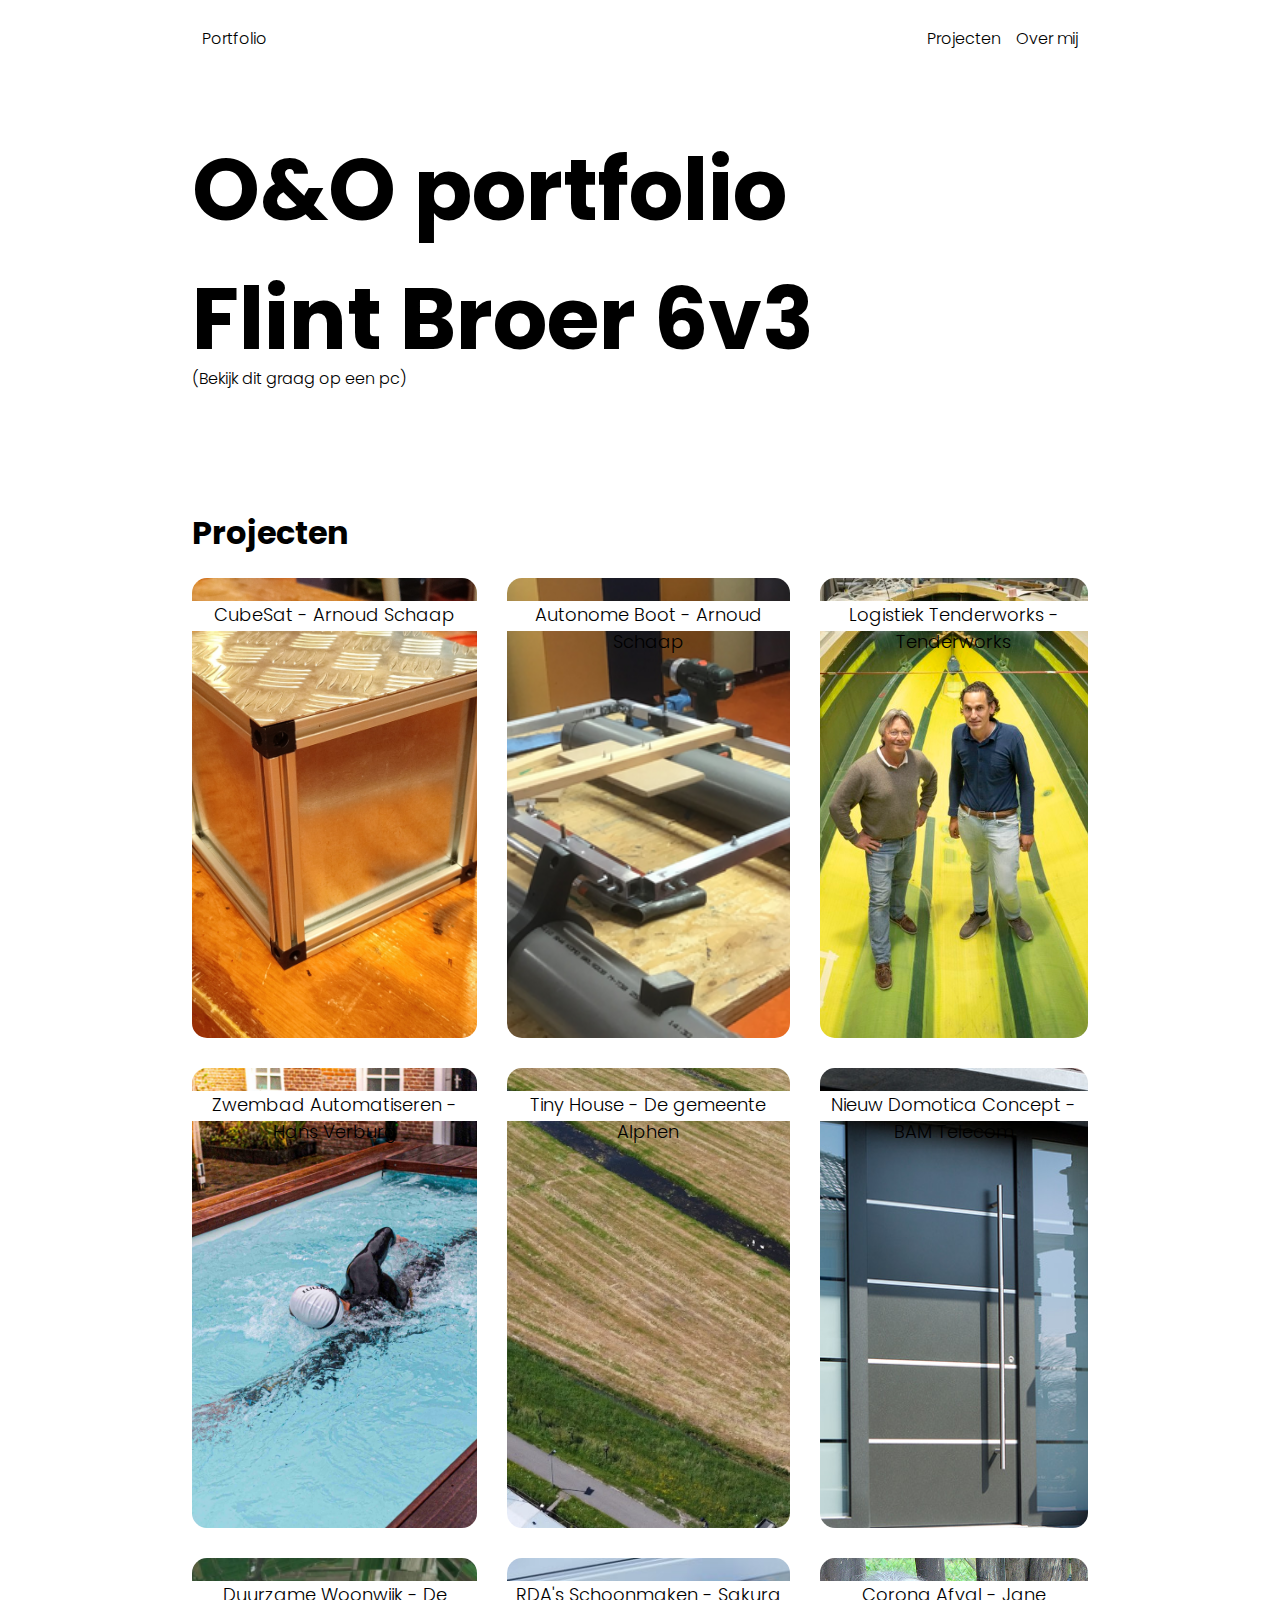
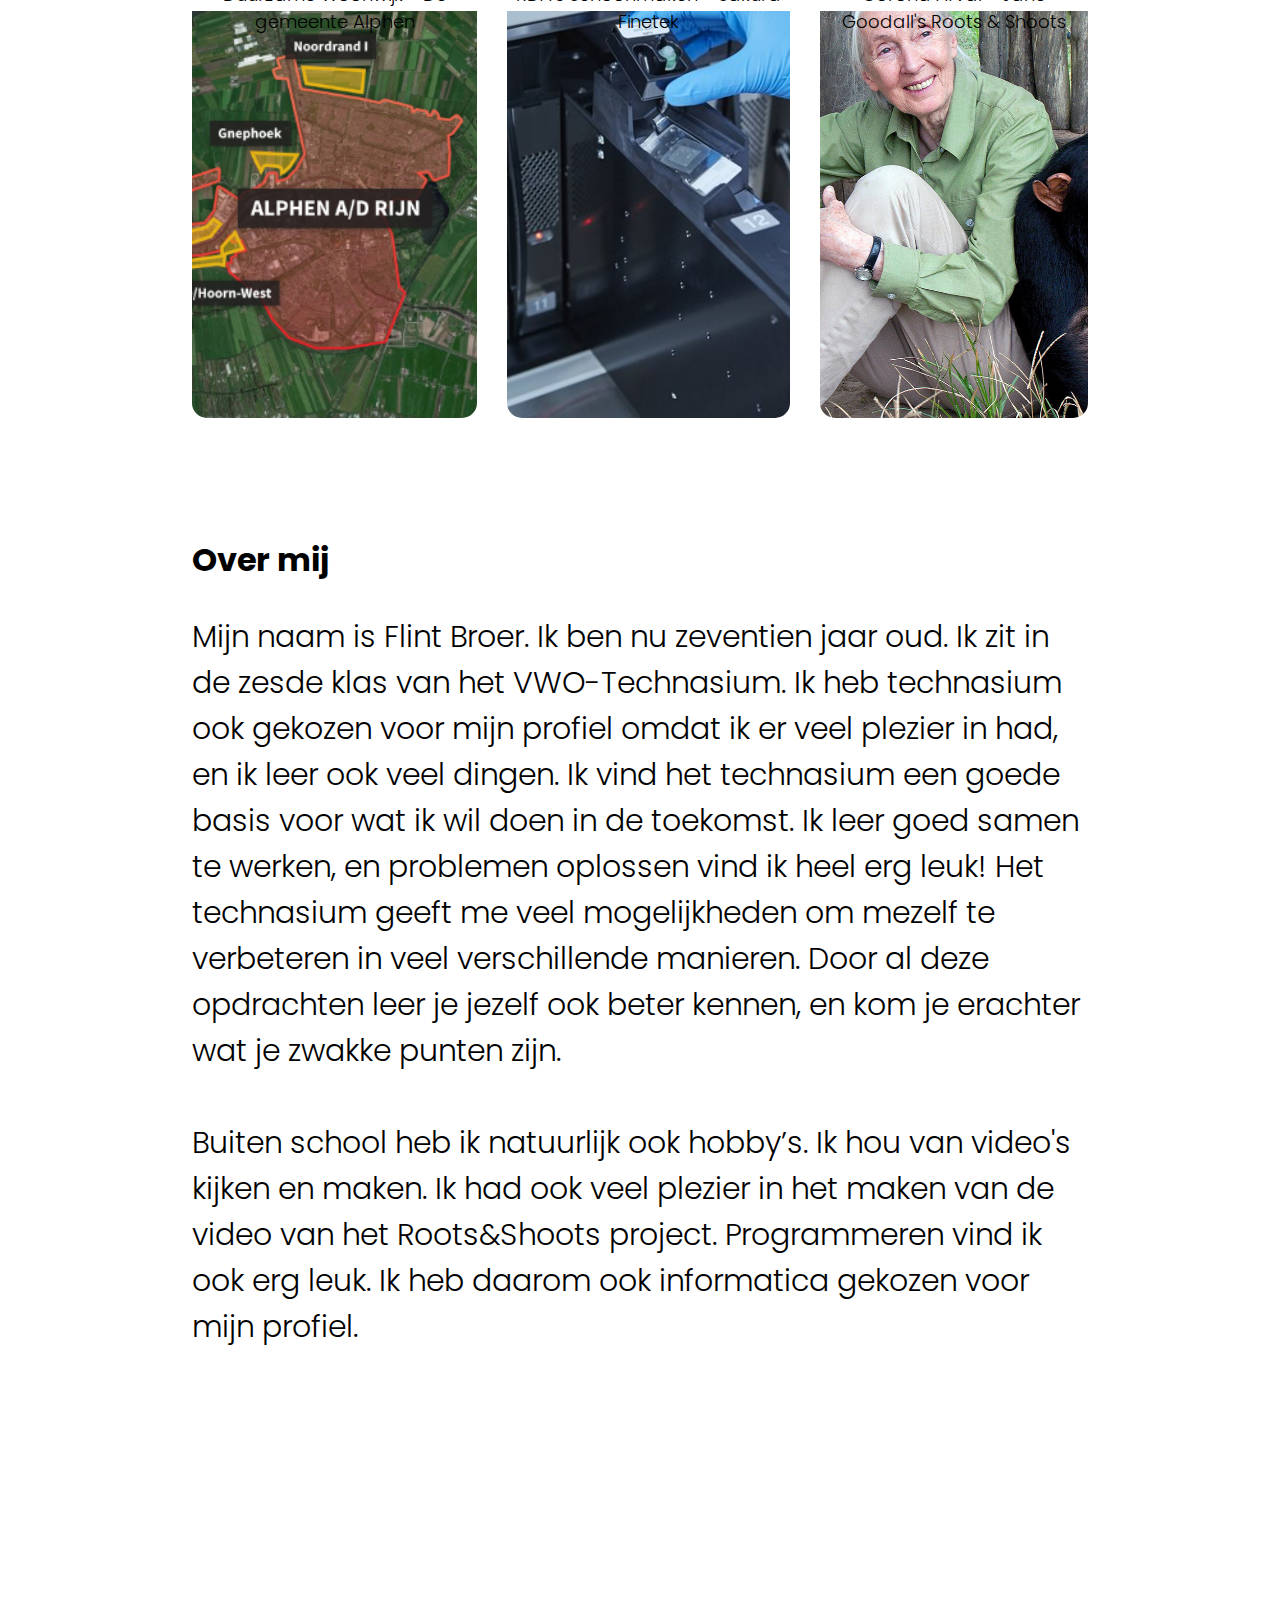
<file: index.html>
<!DOCTYPE html>
<html>

<head>
  <meta charset="utf-8">
  <meta name="viewport" content="width=device-width">
  <title>Portfolio</title>
  <link href="style.css" rel="stylesheet" type="text/css" />
  <link rel="preconnect" href="https://fonts.googleapis.com">
  <link rel="preconnect" href="https://fonts.gstatic.com" crossorigin>
  <link href="https://fonts.googleapis.com/css2?family=Poppins:wght@300;400&display=swap" rel="stylesheet">
</head>

<body>
  <div id="nav">
    <a href="./index.html">Portfolio</a>
    <a href="./index.html#projectentitle" style="margin-left:auto;margin-right:15px;">Projecten</a>
    <a href="./index.html#overmijtitle" style="margin-right:0;">Over mij</a>
  </div>

  <h1 style="font-size:86px;">O&O portfolio<br>Flint Broer 6v3</h1>
  <p style="margin-top:-75px;">(Bekijk dit graag op een pc)</p>

  <h1 id="projectentitle"><br><br>Projecten</h1>

  <div id="projecten">
    <div class="project" style="background-image:url('./covers/cubesat.jpeg');"
      onclick="window.location.href='./projects/cubesat.html';">
      <p class="project-title meesterproef">CubeSat - Arnoud Schaap</p>
    </div>
    <div class="project" style="background-image:url('./covers/autoboot.png');"
      onclick="window.location.href='./projects/autoboot.html';">
      <p class="project-title">Autonome Boot - Arnoud Schaap</p>
    </div>
    <div class="project" style="background-image:url('./covers/tenderworks.jpg');"
      onclick="window.location.href='./projects/tenderworks.html';">
      <p class="project-title">Logistiek Tenderworks - Tenderworks</p>
    </div>
    <div class="project" style="background-image:url('./covers/hans.jpg');"
      onclick="window.location.href='./projects/hans.html';">
      <p class="project-title">Zwembad Automatiseren - Hans Verburg</p>
    </div>
    <div class="project" style="background-image:url('./covers/tinyhouse.png');"
      onclick="window.location.href='./projects/tinyhouse.html';">
      <p class="project-title">Tiny House - De gemeente Alphen</p>
    </div>
    <div class="project" style="background-image:url('./covers/bam.jpg');"
      onclick="window.location.href='./projects/bam.html';">
      <p class="project-title">Nieuw Domotica Concept - BAM Telecom</p>
    </div>
    <div class="project" style="background-image:url('./covers/wijk.png');"
      onclick="window.location.href='./projects/wijk.html'">
      <p class="project-title">Duurzame Woonwijk - De gemeente Alphen</p>
    </div>
    <div class="project" style="background-image:url('./covers/sakura.jpg');"
      onclick="window.location.href='./projects/sakura.html';">
      <p class="project-title">RDA's Schoonmaken - Sakura Finetek</p>
    </div>
    <div class="project" style="background-image:url('./covers/jane.jpg');"
      onclick="window.location.href='./projects/jane.html';">
      <p class="project-title">Corona Afval - Jane Goodall's Roots & Shoots</p>
    </div>
  </div>

  <h1 id="overmijtitle"><br><br>Over mij</h1>

  <div id="overmij">
    <p style="font-size: 30px;">Mijn naam is Flint Broer. Ik ben nu zeventien jaar oud. Ik zit in de zesde klas van het
      VWO-Technasium. Ik heb technasium ook gekozen voor mijn profiel omdat ik er veel plezier in had, en ik leer ook
      veel dingen. Ik vind het technasium een goede basis voor wat ik wil doen in de toekomst. Ik leer goed samen te
      werken, en problemen oplossen vind ik heel erg leuk! Het technasium geeft me veel mogelijkheden om mezelf te
      verbeteren in veel verschillende manieren. Door al deze opdrachten leer je jezelf ook beter kennen, en kom je
      erachter wat je zwakke punten zijn. <br><br> Buiten school heb ik natuurlijk ook hobby’s. Ik hou van video's
      kijken en maken. Ik had ook veel plezier in het maken van de video van het Roots&Shoots project. Programmeren vind
      ik ook erg leuk. Ik heb daarom ook informatica gekozen voor mijn
      profiel.</p>
  </div>

  <footer></footer>

</body>

</html>
</file>
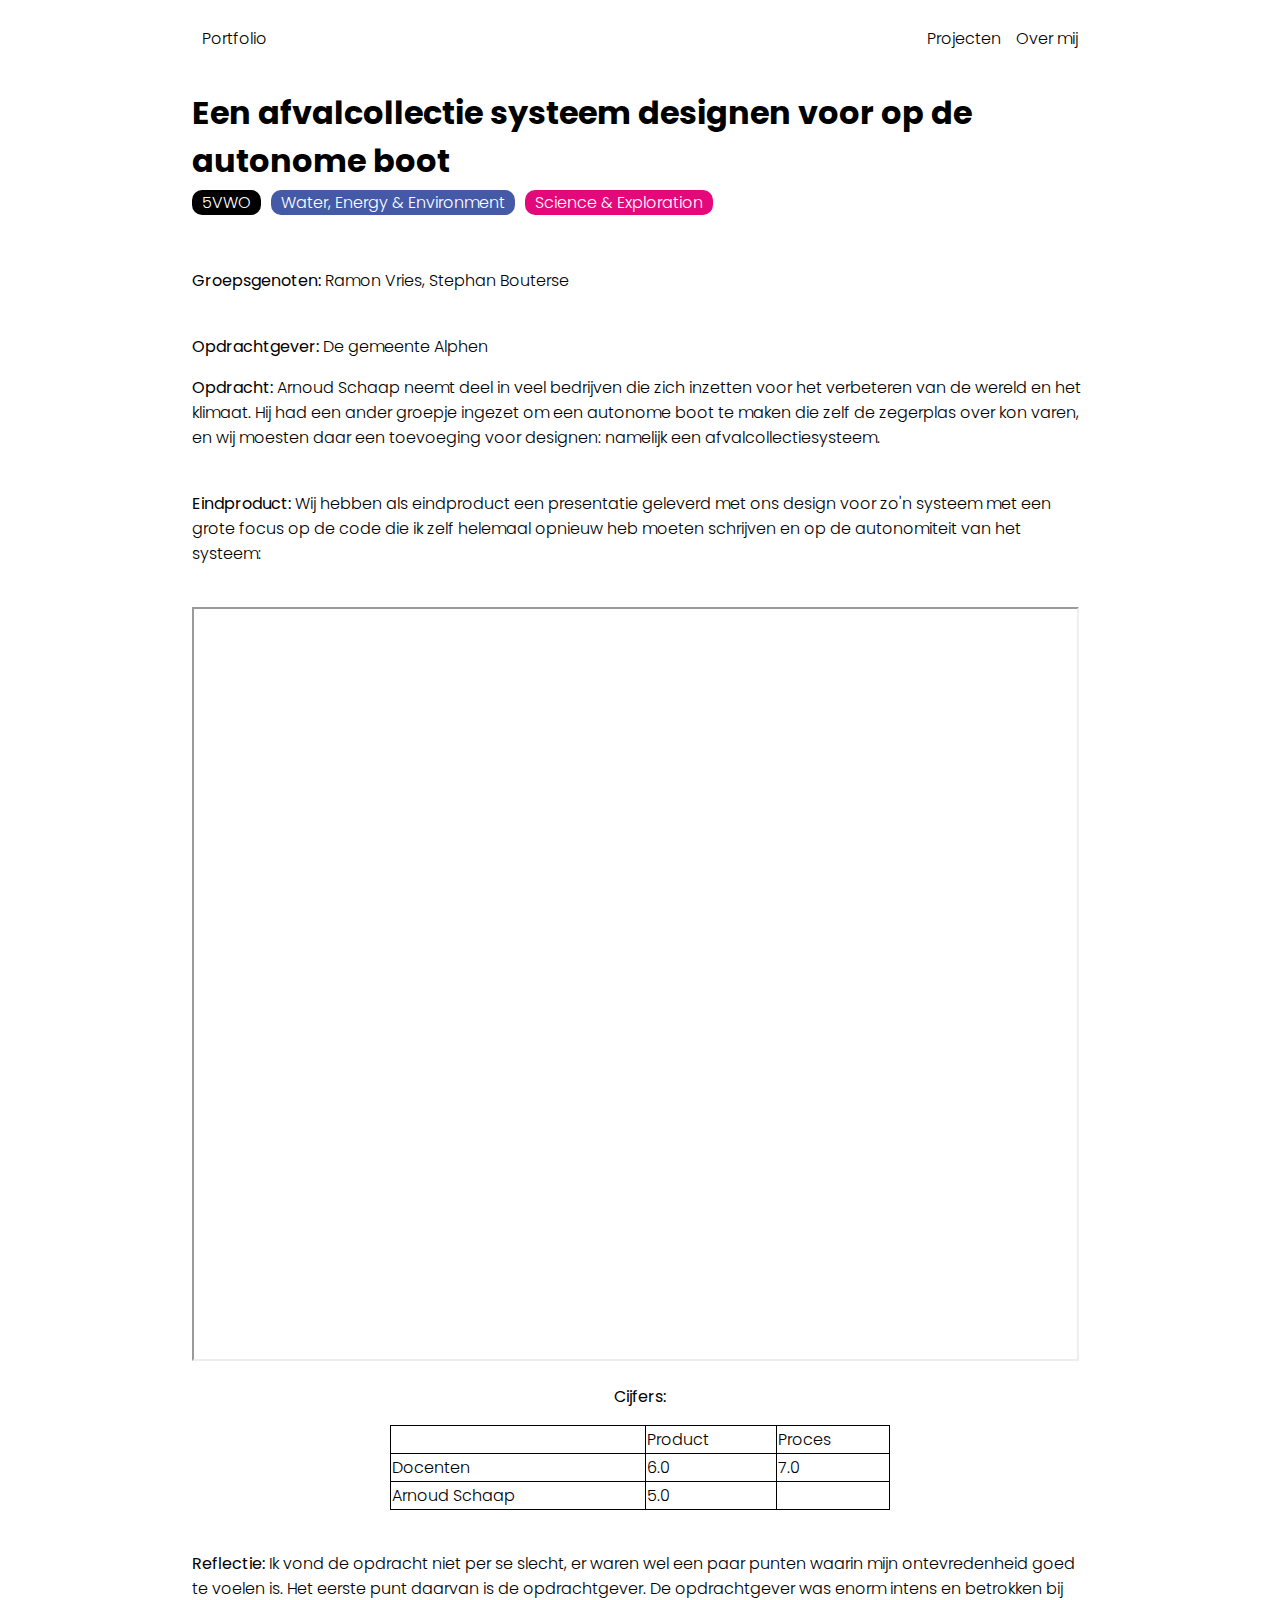
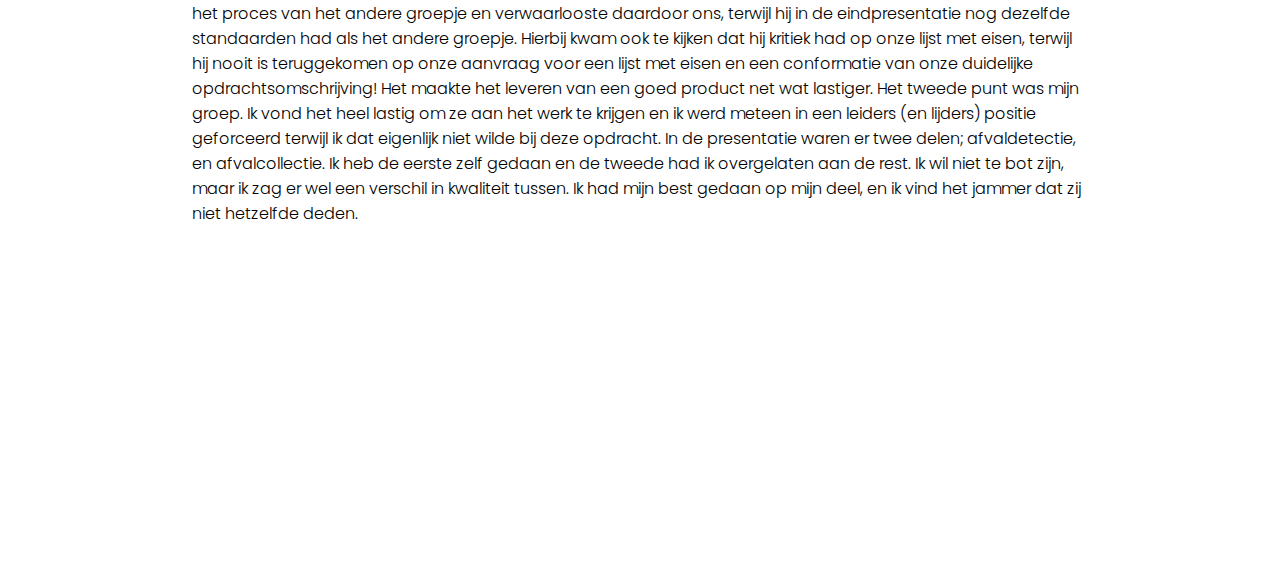
<file: projects/autoboot.html>
<!DOCTYPE html>
<html>

<head>
  <meta charset="utf-8">
  <meta name="viewport" content="width=device-width">
  <title>Portfolio</title>
  <link href="../style.css" rel="stylesheet" type="text/css" />
  <link rel="preconnect" href="https://fonts.googleapis.com">
  <link rel="preconnect" href="https://fonts.gstatic.com" crossorigin>
  <link href="https://fonts.googleapis.com/css2?family=Poppins:wght@300;400&display=swap" rel="stylesheet">
</head>

<body>
  <div id="nav">
    <a href="../index.html">Portfolio</a>
    <a href="../index.html#projectentitle" style="margin-left:auto;margin-right:15px;">Projecten</a>
    <a href="../index.html#overmijtitle" style="margin-right:0;">Over mij</a>
  </div>

  <h1>Een afvalcollectie systeem designen voor op de autonome boot</h1>

  <div class="tags" style="display: flex;">
    <p
      style="background-color:black;color:white;width:auto;border-radius:10px;padding-left:10px;padding-right:10px;margin-top:3px;margin-bottom:3px;margin-right:10px;">
      5VWO</p>
    <p
      style="background-color:#445aa7;color:white;width:auto;border-radius:10px;padding-left:10px;padding-right:10px;margin-top:3px;margin-bottom:3px;margin-right:10px;">
      Water, Energy & Environment</p>
    <p
      style="background-color:#e5087a;color:white;width:auto;border-radius:10px;padding-left:10px;padding-right:10px;margin-top:3px;margin-bottom:3px;">
      Science & Exploration</p>
  </div>

  <p><b>Groepsgenoten:</b> Ramon Vries, Stephan Bouterse<br><br></p>

  <p><b>Opdrachtgever:</b> De gemeente Alphen</p>

  <p><b>Opdracht:</b> Arnoud Schaap neemt deel in veel bedrijven die zich inzetten voor het verbeteren van de wereld en
    het klimaat. Hij had een ander groepje ingezet om een autonome boot te maken die zelf de zegerplas over kon varen,
    en wij moesten daar een toevoeging voor designen: namelijk een afvalcollectiesysteem.<br><br></p>

  <p><b>Eindproduct:</b> Wij hebben als eindproduct een presentatie geleverd met ons design voor zo'n systeem met een
    grote focus op de code die ik zelf helemaal opnieuw heb moeten schrijven en op de autonomiteit van het
    systeem:<br><br></p>

  <iframe style="width:69vw;" src="../annex/autoboot.pdf" width="1920" height="750"></iframe>


  <p align="center"><b>Cijfers:</b></p>

  <table width="500px" align="center" border="1">
    <tr>
      <td></td>
      <td>Product</td>
      <td>Proces</td>
    </tr>
    <tr>
      <td>Docenten</td>
      <td>6.0</td>
      <td>7.0</td>
    </tr>
    <tr>
      <td>Arnoud Schaap</td>
      <td>5.0</td>
      <td></td>
    </tr>
  </table>


  <p><br><b>Reflectie:</b> Ik vond de opdracht niet per se slecht, er waren wel een paar punten waarin mijn
    ontevredenheid
    goed te voelen is. Het eerste punt daarvan is de opdrachtgever. De opdrachtgever was enorm intens en betrokken bij
    het proces van het andere groepje en verwaarlooste daardoor ons, terwijl hij in de eindpresentatie nog dezelfde
    standaarden had als het andere groepje. Hierbij kwam ook te kijken dat hij kritiek had op onze lijst met eisen,
    terwijl hij nooit is teruggekomen op onze aanvraag voor een lijst met eisen en een conformatie van onze duidelijke
    opdrachtsomschrijving! Het maakte het leveren van een goed product net wat lastiger. Het tweede punt was mijn groep.
    Ik vond het heel lastig om ze aan het werk te krijgen en ik werd meteen in een leiders (en lijders) positie
    geforceerd terwijl ik dat eigenlijk niet wilde bij deze opdracht. In de presentatie waren er twee delen;
    afvaldetectie, en afvalcollectie. Ik heb de eerste zelf gedaan en de tweede had ik overgelaten aan de rest. Ik wil
    niet te bot zijn, maar ik zag er wel een verschil in kwaliteit tussen. Ik had mijn best gedaan op mijn deel, en ik
    vind het jammer dat zij niet hetzelfde deden.<br><br></p>

  <footer></footer>

</body>

</html>
</file>
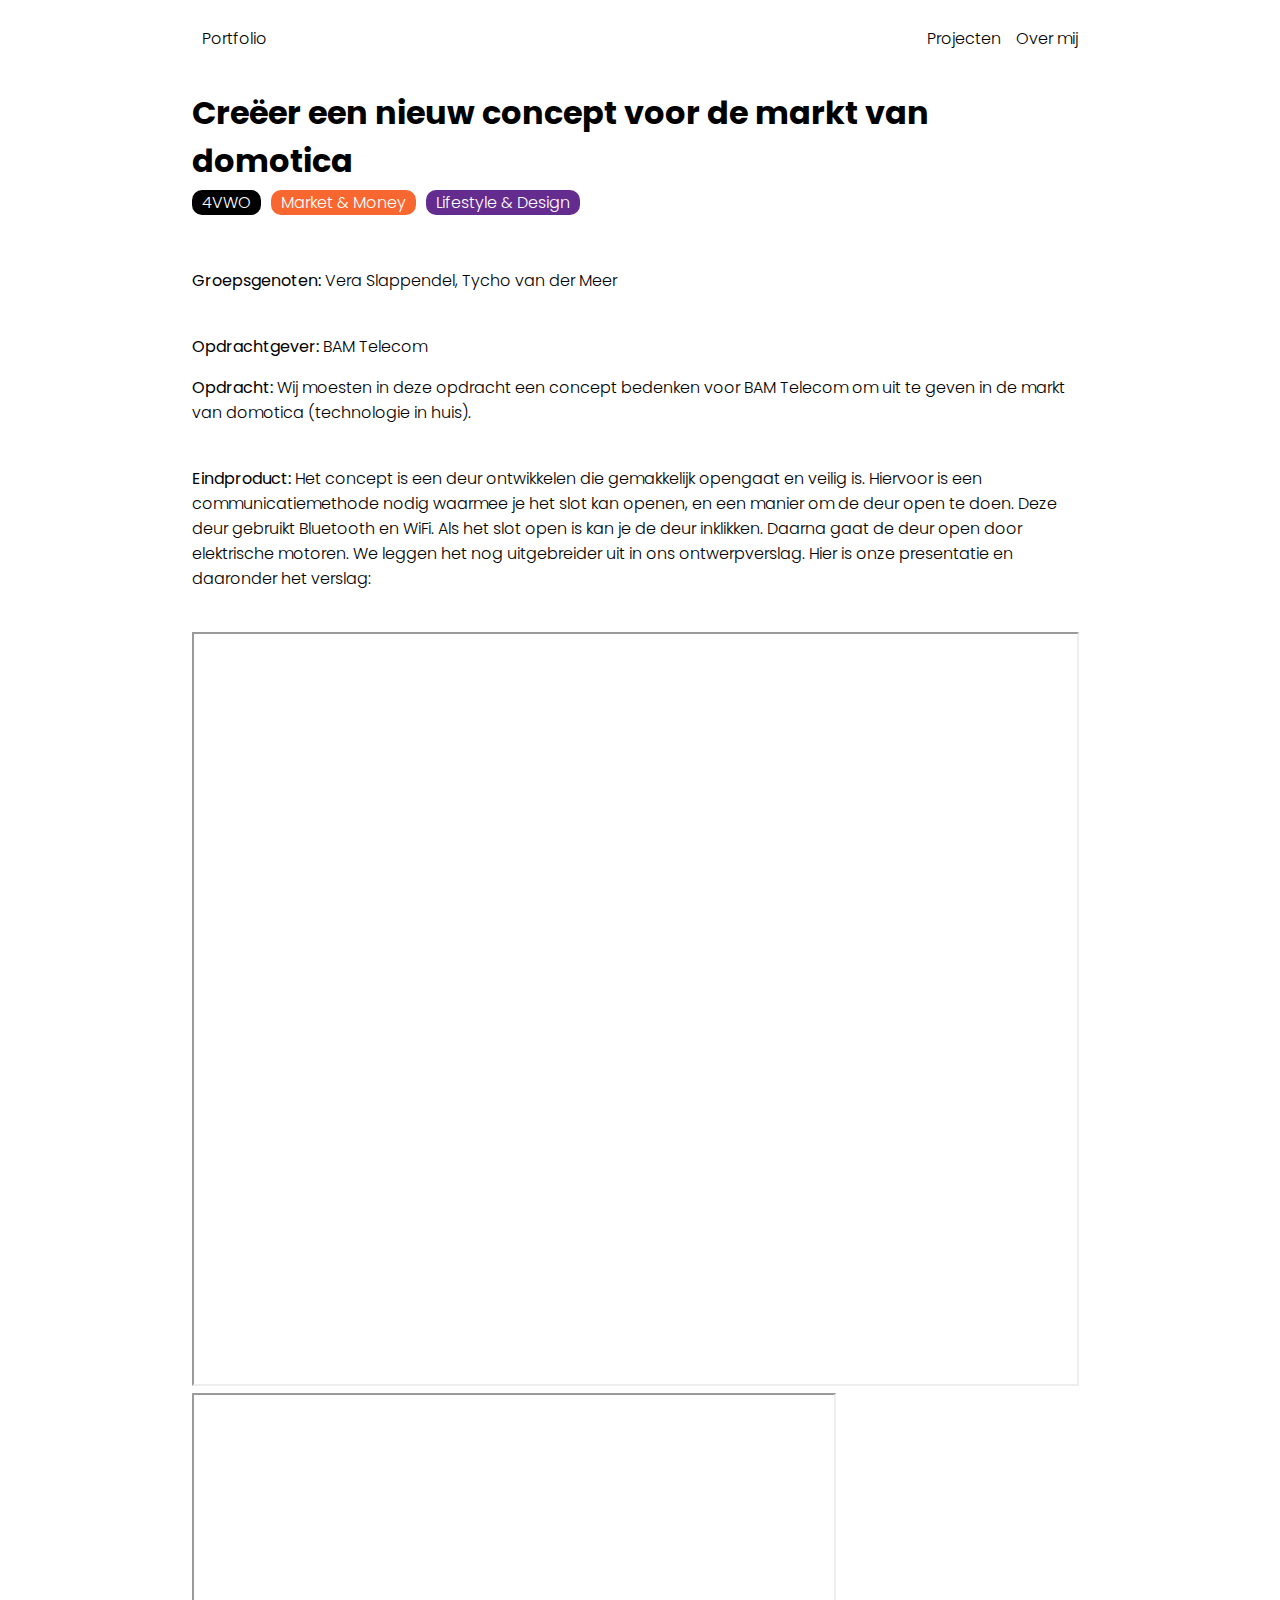
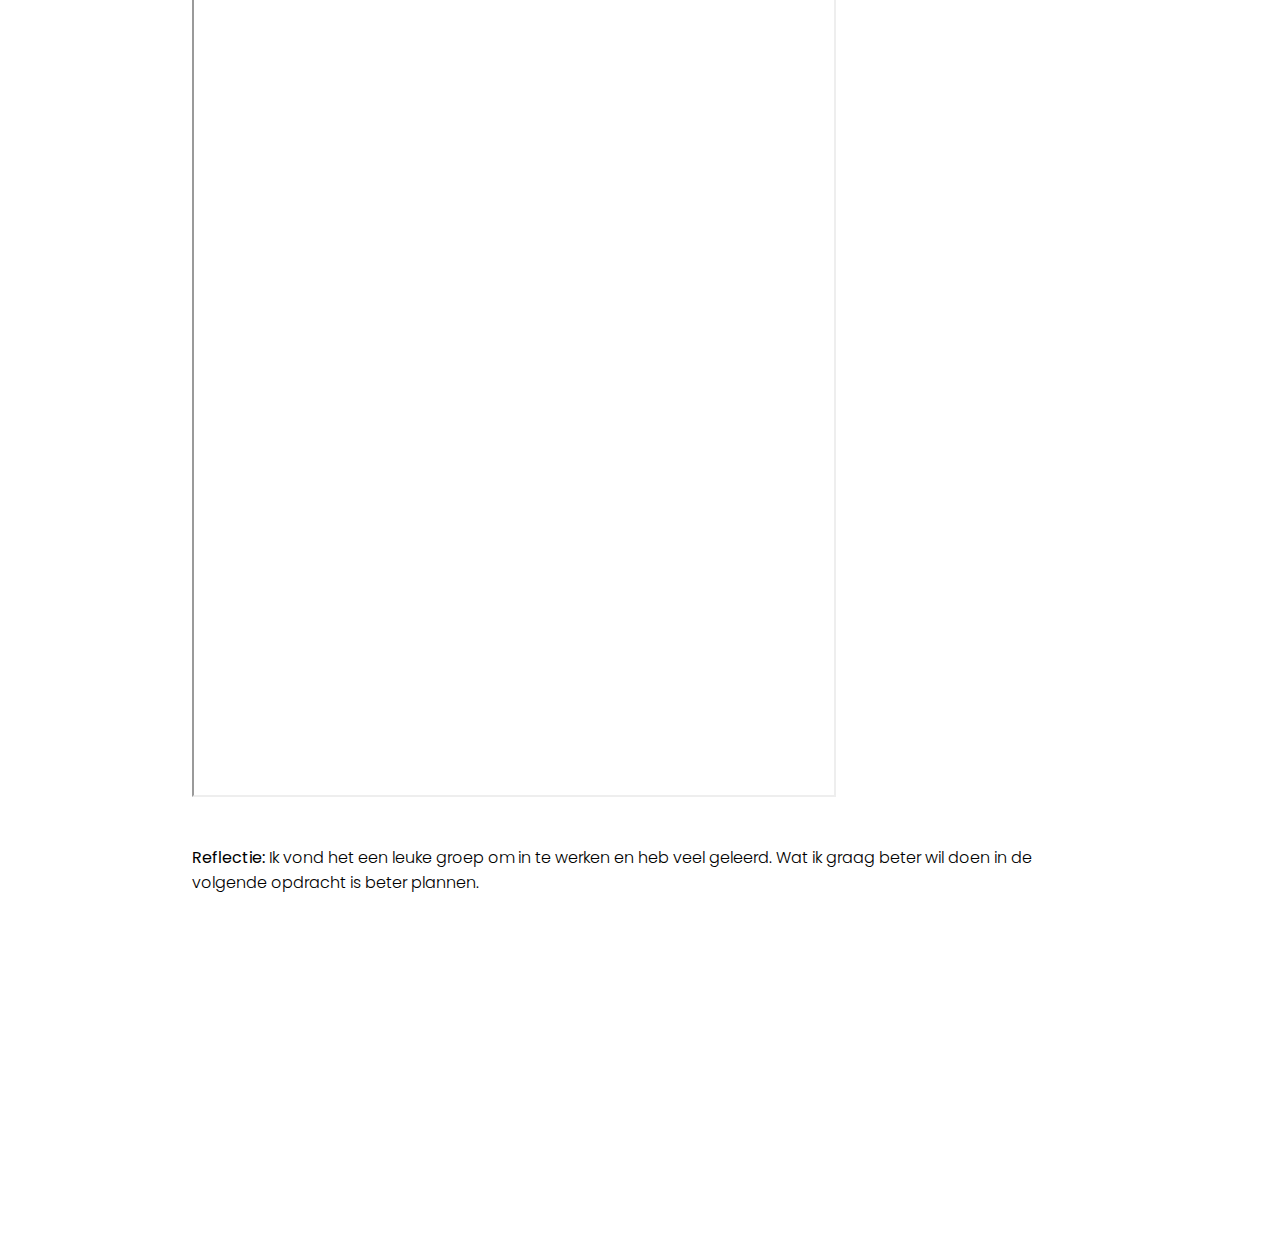
<file: projects/bam.html>
<!DOCTYPE html>
<html>

<head>
  <meta charset="utf-8">
  <meta name="viewport" content="width=device-width">
  <title>Portfolio</title>
  <link href="../style.css" rel="stylesheet" type="text/css" />
  <link rel="preconnect" href="https://fonts.googleapis.com">
  <link rel="preconnect" href="https://fonts.gstatic.com" crossorigin>
  <link href="https://fonts.googleapis.com/css2?family=Poppins:wght@300;400&display=swap" rel="stylesheet">
</head>

<body>
  <div id="nav">
    <a href="../index.html">Portfolio</a>
    <a href="../index.html#projectentitle" style="margin-left:auto;margin-right:15px;">Projecten</a>
    <a href="../index.html#overmijtitle" style="margin-right:0;">Over mij</a>
  </div>

  <h1>Creëer een nieuw concept voor de markt van domotica</h1>

  <div class="tags" style="display: flex;">
    <p
      style="background-color:black;color:white;width:auto;border-radius:10px;padding-left:10px;padding-right:10px;margin-top:3px;margin-bottom:3px;margin-right:10px;">
      4VWO</p>
    <p
      style="background-color:#f86730;color:white;width:auto;border-radius:10px;padding-left:10px;padding-right:10px;margin-top:3px;margin-bottom:3px;margin-right:10px;">
      Market & Money </p>
    <p
      style="background-color:#642c8f;color:white;width:auto;border-radius:10px;padding-left:10px;padding-right:10px;margin-top:3px;margin-bottom:3px;margin-right:10px;">
      Lifestyle & Design </p>
  </div>

  <p><b>Groepsgenoten:</b> Vera Slappendel, Tycho van der Meer<br><br></p>

  <p><b>Opdrachtgever:</b> BAM Telecom</p>

  <p><b>Opdracht:</b> Wij moesten in deze opdracht een concept bedenken voor BAM Telecom om uit te geven in de markt van
    domotica (technologie in huis).<br><br></p>

  <p><b>Eindproduct:</b> Het concept is een deur ontwikkelen die gemakkelijk opengaat en veilig is. Hiervoor is een
    communicatiemethode nodig waarmee je het slot kan openen, en een manier om de deur open te doen. Deze deur gebruikt
    Bluetooth en WiFi. Als het slot open is kan je de deur inklikken. Daarna gaat de deur open door elektrische motoren.
    We leggen het nog uitgebreider uit in ons ontwerpverslag. Hier is onze presentatie en daaronder het verslag:<br><br>
  </p>

  <iframe style="width:69vw;" src="../annex/bampres.pdf" width="1920" height="750"></iframe>
  <iframe style="width:50vw;" src="../annex/bamdoc.pdf" width="1920" height="1000"></iframe>

  <p><br><b>Reflectie:</b> Ik vond het een leuke groep om in te werken en heb veel geleerd. Wat ik graag beter wil doen
    in de volgende opdracht is beter plannen.<br><br></p>

  <footer></footer>

</body>

</html>
</file>
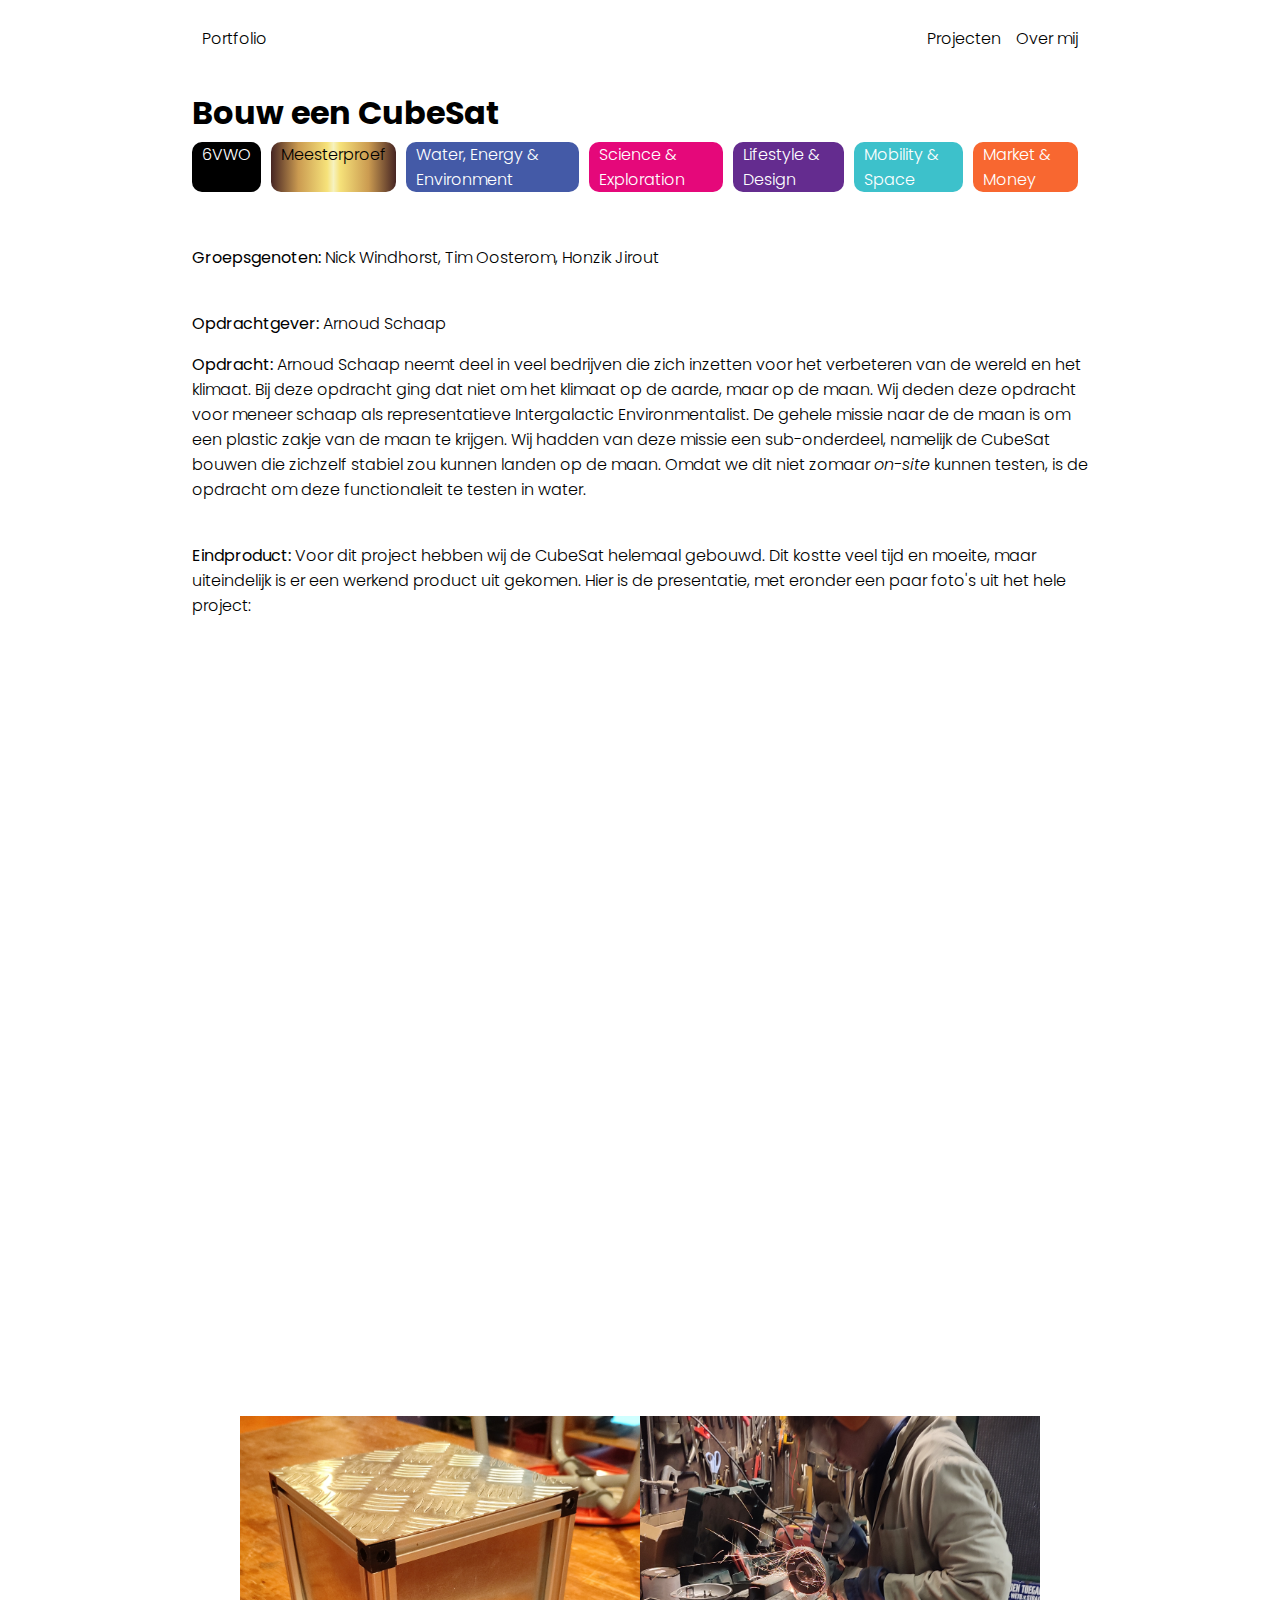
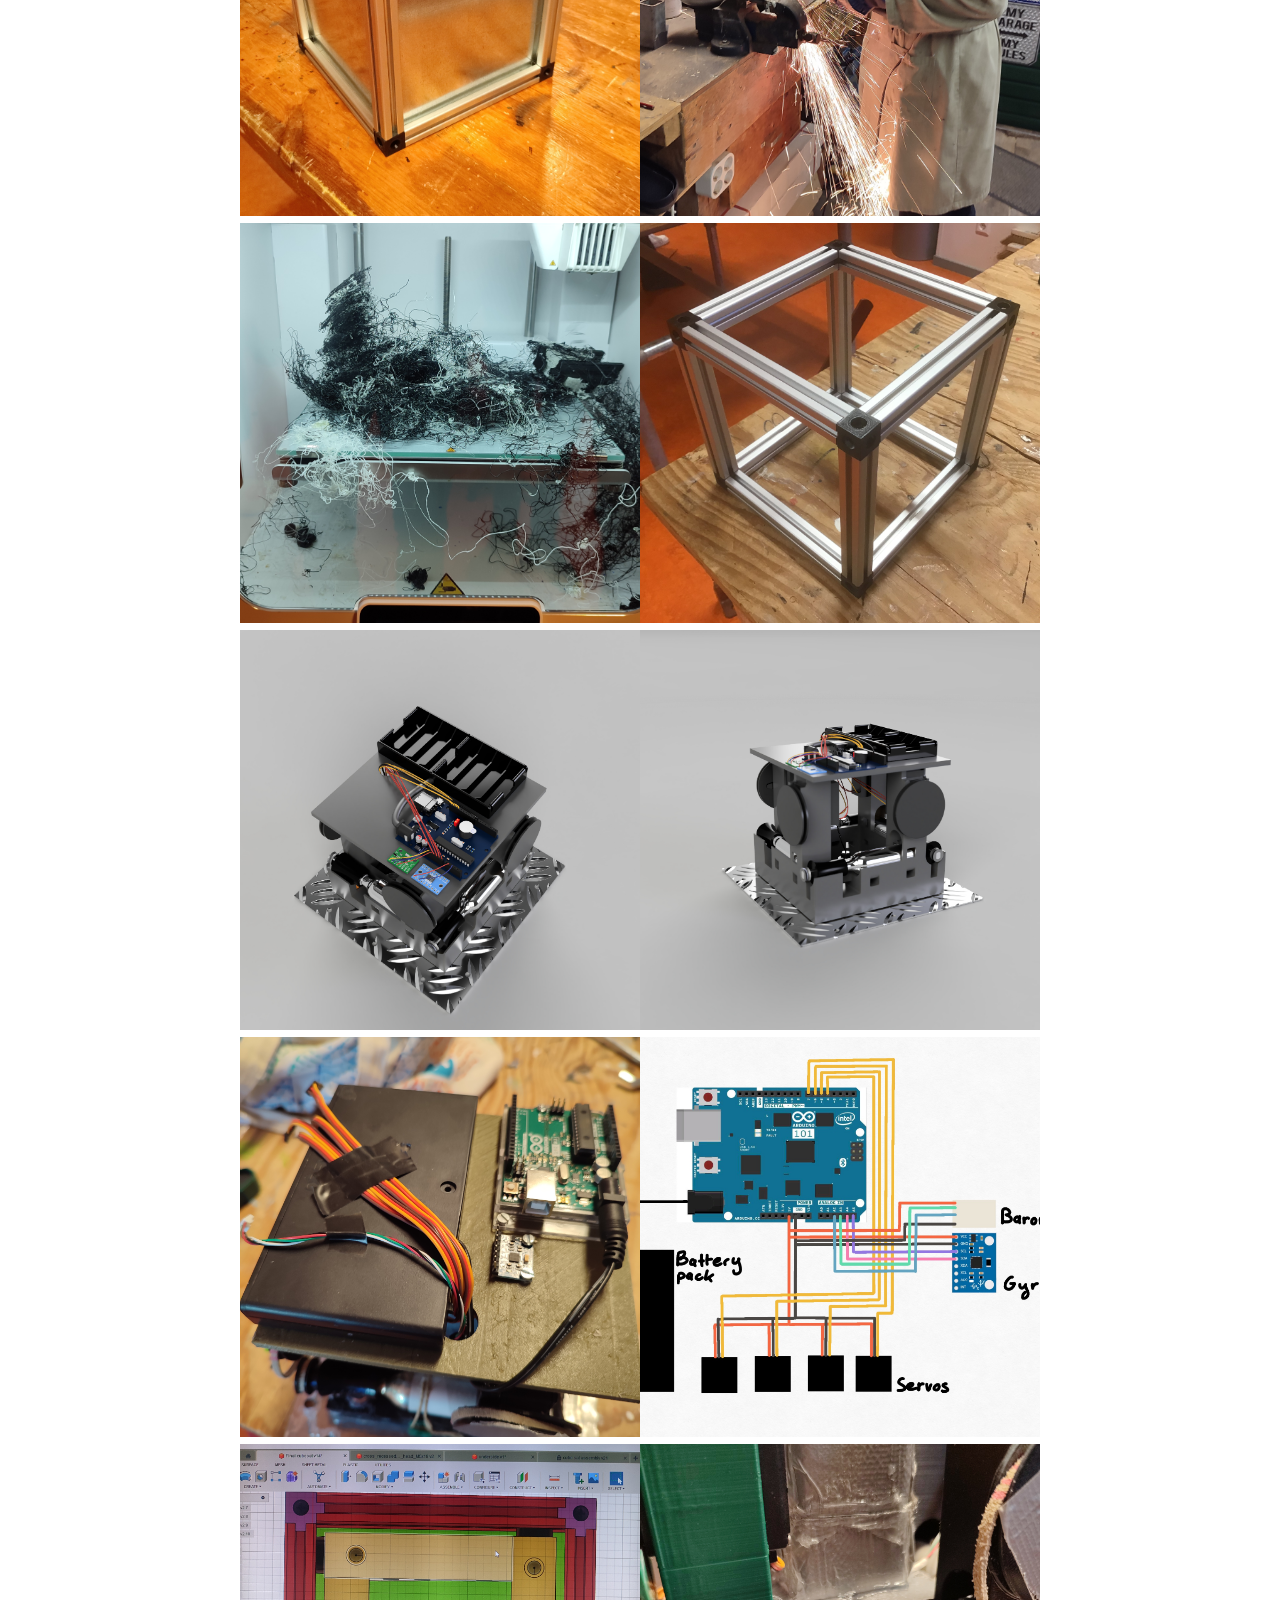
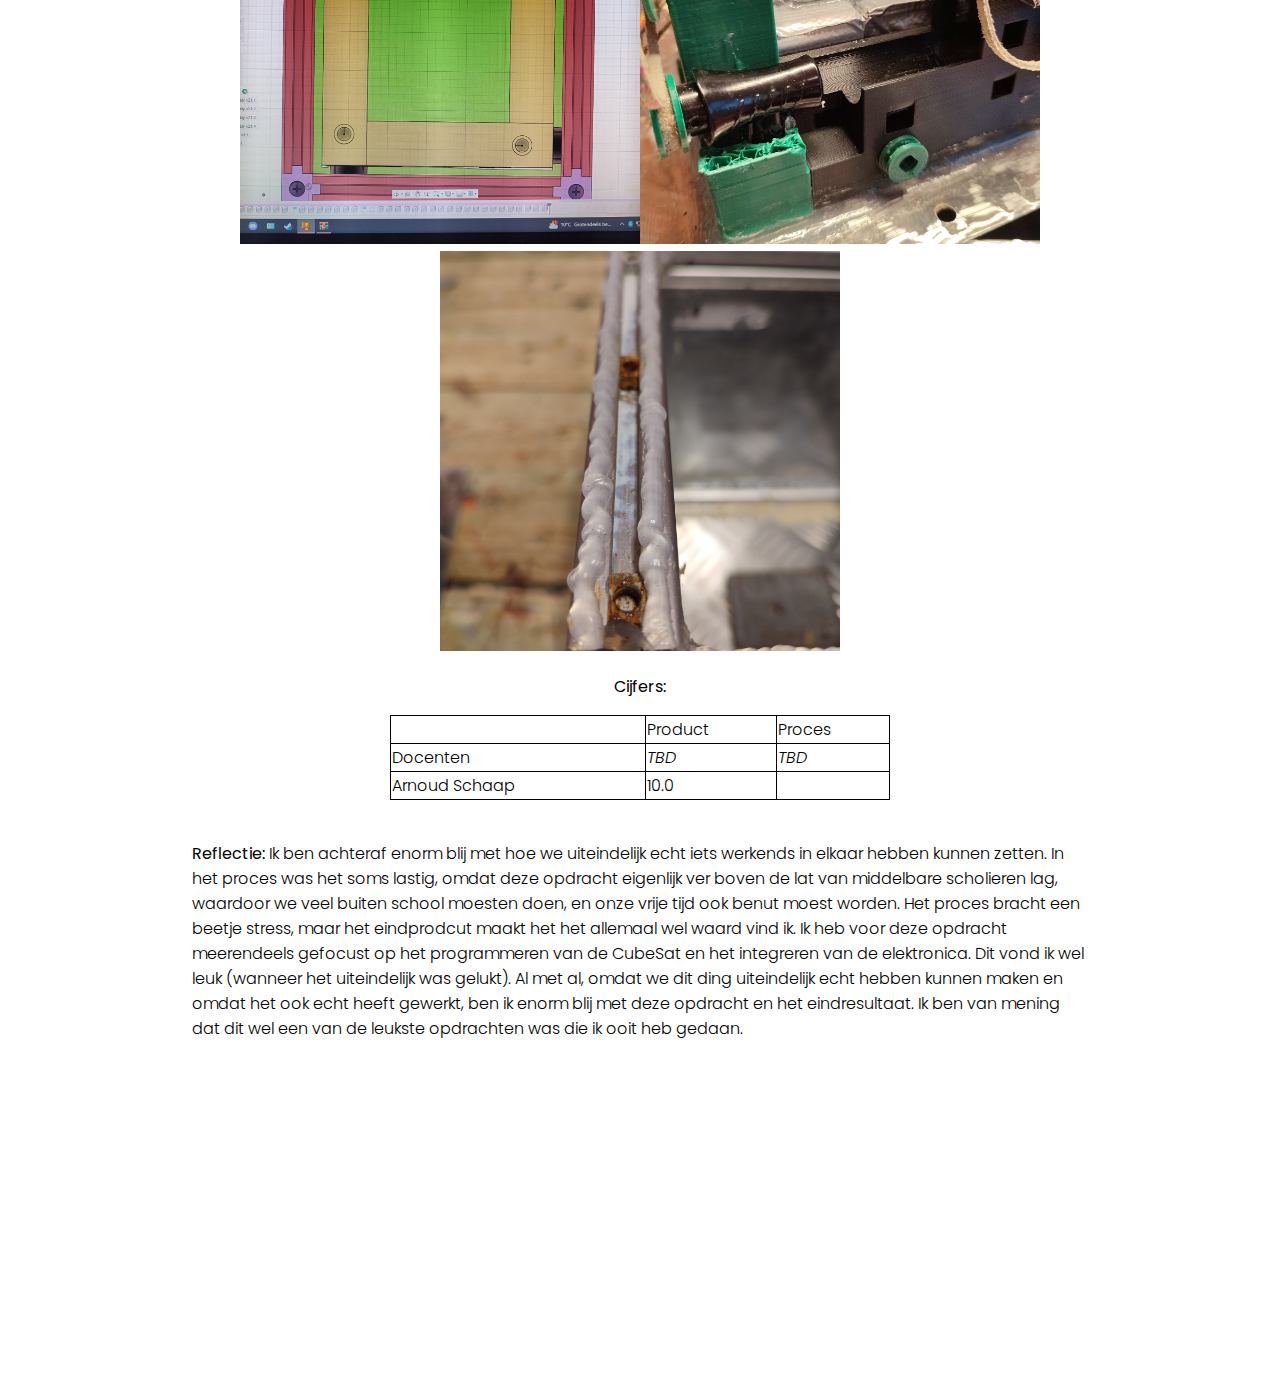
<file: projects/cubesat.html>
<!DOCTYPE html>
<html>

<head>
  <meta charset="utf-8">
  <meta name="viewport" content="width=device-width">
  <title>Portfolio</title>
  <link href="../style.css" rel="stylesheet" type="text/css" />
  <link rel="preconnect" href="https://fonts.googleapis.com">
  <link rel="preconnect" href="https://fonts.gstatic.com" crossorigin>
  <link href="https://fonts.googleapis.com/css2?family=Poppins:wght@300;400&display=swap" rel="stylesheet">
</head>

<body>
  <div id="nav">
    <a href="../index.html">Portfolio</a>
    <a href="../index.html#projectentitle" style="margin-left:auto;margin-right:15px;">Projecten</a>
    <a href="../index.html#overmijtitle" style="margin-right:0;">Over mij</a>
  </div>

  <h1>Bouw een CubeSat</h1>

  <div class="tags" style="display: flex;">
    <p
      style="background-color:black;color:white;width:auto;border-radius:10px;padding-left:10px;padding-right:10px;margin-top:3px;margin-bottom:3px;margin-right:10px;">
      6VWO</p>
    <p
      style="background-image: linear-gradient(to right,#462523 0,#cb9b51 22%, #f6e27a 45%,#f6f2c0 50%,#f6e27a 55%,#cb9b51 78%,#462523 100%);color:black;width:auto;border-radius:10px;padding-left:10px;padding-right:10px;margin-top:3px;margin-bottom:3px;margin-right:10px;">
      Meesterproef</p>
    <p
      style="background-color:#445aa7;color:white;width:auto;border-radius:10px;padding-left:10px;padding-right:10px;margin-top:3px;margin-bottom:3px;margin-right:10px;">
      Water, Energy & Environment</p>
    <p
      style="background-color:#e5087a;color:white;width:auto;border-radius:10px;padding-left:10px;padding-right:10px;margin-top:3px;margin-bottom:3px;margin-right:10px;">
      Science & Exploration</p>
    <p
      style="background-color:#642c8f;color:white;width:auto;border-radius:10px;padding-left:10px;padding-right:10px;margin-top:3px;margin-bottom:3px;margin-right:10px;">
      Lifestyle & Design </p>
    <p
      style="background-color:#3dc1cb;color:white;width:auto;border-radius:10px;padding-left:10px;padding-right:10px;margin-top:3px;margin-bottom:3px;margin-right:10px;">
      Mobility & Space </p>
    <p
      style="background-color:#f86730;color:white;width:auto;border-radius:10px;padding-left:10px;padding-right:10px;margin-top:3px;margin-bottom:3px;margin-right:10px;">
      Market & Money </p>
  </div>

  <p><b>Groepsgenoten:</b> Nick Windhorst, Tim Oosterom, Honzik Jirout<br><br></p>

  <p><b>Opdrachtgever:</b> Arnoud Schaap</p>

  <p><b>Opdracht:</b> Arnoud Schaap neemt deel in veel bedrijven die zich inzetten voor het verbeteren van de wereld en
    het klimaat. Bij deze opdracht ging dat niet om het klimaat op de aarde, maar op de maan. Wij deden deze opdracht
    voor meneer schaap als representatieve Intergalactic Environmentalist. De gehele missie naar de de maan is om een
    plastic zakje van de maan te krijgen. Wij hadden van deze missie een sub-onderdeel, namelijk de CubeSat bouwen die
    zichzelf stabiel zou kunnen landen op de maan. Omdat we dit niet zomaar <i>on-site</i> kunnen testen, is de opdracht
    om deze functionaleit te testen in water.<br><br></p>

  <p><b>Eindproduct:</b> Voor dit project hebben wij de CubeSat helemaal gebouwd. Dit kostte veel tijd en moeite, maar
    uiteindelijk is er een werkend product uit gekomen. Hier is de presentatie, met eronder een paar foto's uit het hele
    project:<br><br></p>

  <iframe style="width:69vw;" src="https://prezi.com/p/embed/nam3avarbthw/" id="iframe_container" frameborder="0"
    webkitallowfullscreen="" mozallowfullscreen="" allowfullscreen="" allow="autoplay; fullscreen" width="1920"
    height="750"></iframe>

  <div class="photo-grid" style="display: flex;flex-wrap: wrap;">
    <div><img src="../cubesatimages/cube (1).jpeg" style="width:400px;height:400px;object-fit: cover;"></div>
    <div><img src="../cubesatimages/cube (1).jpg" style="width:400px;height:400px;object-fit: cover;"></div>
    <div><img src="../cubesatimages/cube (2).jpg" style="width:400px;height:400px;object-fit: cover;"></div>
    <div><img src="../cubesatimages/cube (3).jpg" style="width:400px;height:400px;object-fit: cover;"></div>
    <div><img src="../cubesatimages/cube (4).jpg" style="width:400px;height:400px;object-fit: cover;"></div>
    <div><img src="../cubesatimages/cube (5).jpg" style="width:400px;height:400px;object-fit: cover;"></div>
    <div><img src="../cubesatimages/cube (6).jpg" style="width:400px;height:400px;object-fit: cover;"></div>
    <div><img src="../cubesatimages/cube (7).JPG" style="width:400px;height:400px;object-fit: cover;"></div>
    <div><img src="../cubesatimages/cube (8).jpg" style="width:400px;height:400px;object-fit: cover;"></div>
    <div><img src="../cubesatimages/cube (9).jpg" style="width:400px;height:400px;object-fit: cover;"></div>
    <div><img src="../cubesatimages/cube (10).jpg" style="width:400px;height:400px;object-fit: cover;"></div>
  </div>

  <p align="center"><b>Cijfers:</b></p>

  <table width="500px" align="center" border="1">
    <tr>
      <td></td>
      <td>Product</td>
      <td>Proces</td>
    </tr>
    <tr>
      <td>Docenten</td>
      <td><i>TBD</i></td>
      <td><i>TBD</i></td>
    </tr>
    <tr>
      <td>Arnoud Schaap</td>
      <td>10.0</td>
      <td></td>
    </tr>
  </table>

  <p><br><b>Reflectie:</b> Ik ben achteraf enorm blij met hoe we uiteindelijk echt iets werkends in elkaar hebben kunnen
    zetten. In het proces was het soms lastig, omdat deze opdracht eigenlijk ver boven de lat van middelbare scholieren
    lag, waardoor we veel buiten school moesten doen, en onze vrije tijd ook benut moest worden. Het proces bracht een
    beetje stress, maar het eindprodcut maakt het het allemaal wel waard vind ik. Ik heb voor deze opdracht meerendeels
    gefocust op het programmeren van de CubeSat en het integreren van de elektronica. Dit vond ik wel leuk (wanneer het
    uiteindelijk was gelukt). Al met al, omdat we dit ding uiteindelijk echt hebben kunnen maken en omdat het ook echt
    heeft gewerkt, ben ik enorm blij met deze opdracht en het eindresultaat. Ik ben van mening dat dit wel een van de
    leukste opdrachten was die ik ooit heb gedaan.<br><br></p>

  <footer></footer>

</body>

</html>
</file>
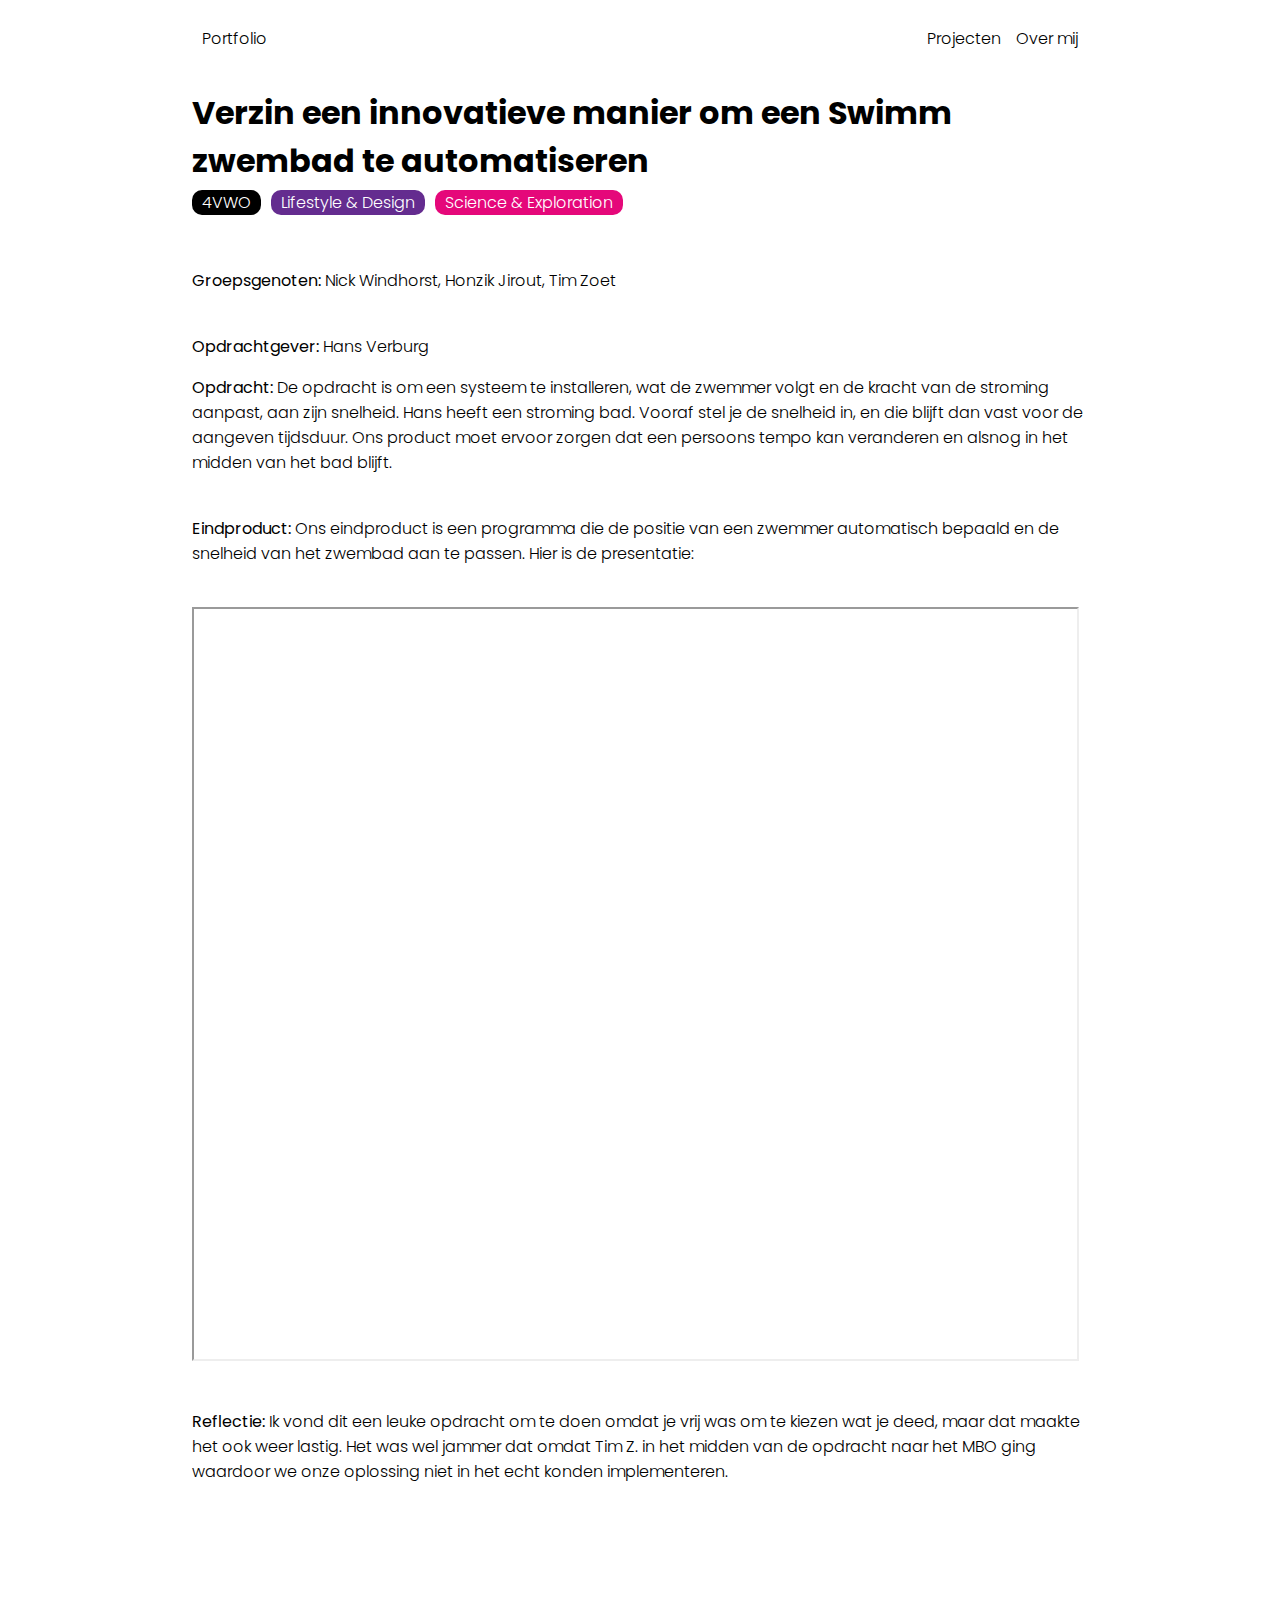
<file: projects/hans.html>
<!DOCTYPE html>
<html>

<head>
  <meta charset="utf-8">
  <meta name="viewport" content="width=device-width">
  <title>Portfolio</title>
  <link href="../style.css" rel="stylesheet" type="text/css" />
  <link rel="preconnect" href="https://fonts.googleapis.com">
  <link rel="preconnect" href="https://fonts.gstatic.com" crossorigin>
  <link href="https://fonts.googleapis.com/css2?family=Poppins:wght@300;400&display=swap" rel="stylesheet">
</head>

<body>
  <div id="nav">
    <a href="../index.html">Portfolio</a>
    <a href="../index.html#projectentitle" style="margin-left:auto;margin-right:15px;">Projecten</a>
    <a href="../index.html#overmijtitle" style="margin-right:0;">Over mij</a>
  </div>

  <h1>Verzin een innovatieve manier om een Swimm zwembad te automatiseren</h1>

  <div class="tags" style="display: flex;">
    <p
      style="background-color:black;color:white;width:auto;border-radius:10px;padding-left:10px;padding-right:10px;margin-top:3px;margin-bottom:3px;margin-right:10px;">
      4VWO</p>
    <p
      style="background-color:#642c8f;color:white;width:auto;border-radius:10px;padding-left:10px;padding-right:10px;margin-top:3px;margin-bottom:3px;margin-right:10px;">
      Lifestyle & Design </p>
    <p
      style="background-color:#e5087a;color:white;width:auto;border-radius:10px;padding-left:10px;padding-right:10px;margin-top:3px;margin-bottom:3px;margin-right:10px;">
      Science & Exploration </p>
  </div>

  <p><b>Groepsgenoten:</b> Nick Windhorst, Honzik Jirout, Tim Zoet<br><br></p>

  <p><b>Opdrachtgever:</b> Hans Verburg</p>

  <p><b>Opdracht:</b> De opdracht is om een systeem te installeren, wat de zwemmer volgt en de kracht van de stroming
    aanpast, aan zijn snelheid. Hans heeft een stroming bad. Vooraf stel je de snelheid in, en die blijft dan vast voor
    de aangeven tijdsduur. Ons product moet ervoor zorgen dat een persoons tempo kan veranderen en alsnog in het midden
    van het bad blijft.<br><br></p>

  <p><b>Eindproduct:</b> Ons eindproduct is een programma die de positie van een zwemmer automatisch bepaald en de
    snelheid van het zwembad aan te passen. Hier is de presentatie:<br><br></p>

  <iframe style="width:69vw;" src="../annex/hans.pdf" width="1920" height="750"></iframe>

  <p><br><b>Reflectie:</b> Ik vond dit een leuke opdracht om te doen omdat je vrij was om te kiezen wat je deed, maar
    dat maakte het ook weer lastig. Het was wel jammer dat omdat Tim Z. in het midden van de opdracht naar het MBO ging
    waardoor we onze oplossing niet in het echt konden implementeren.<br><br></p>

  <footer></footer>

</body>

</html>
</file>
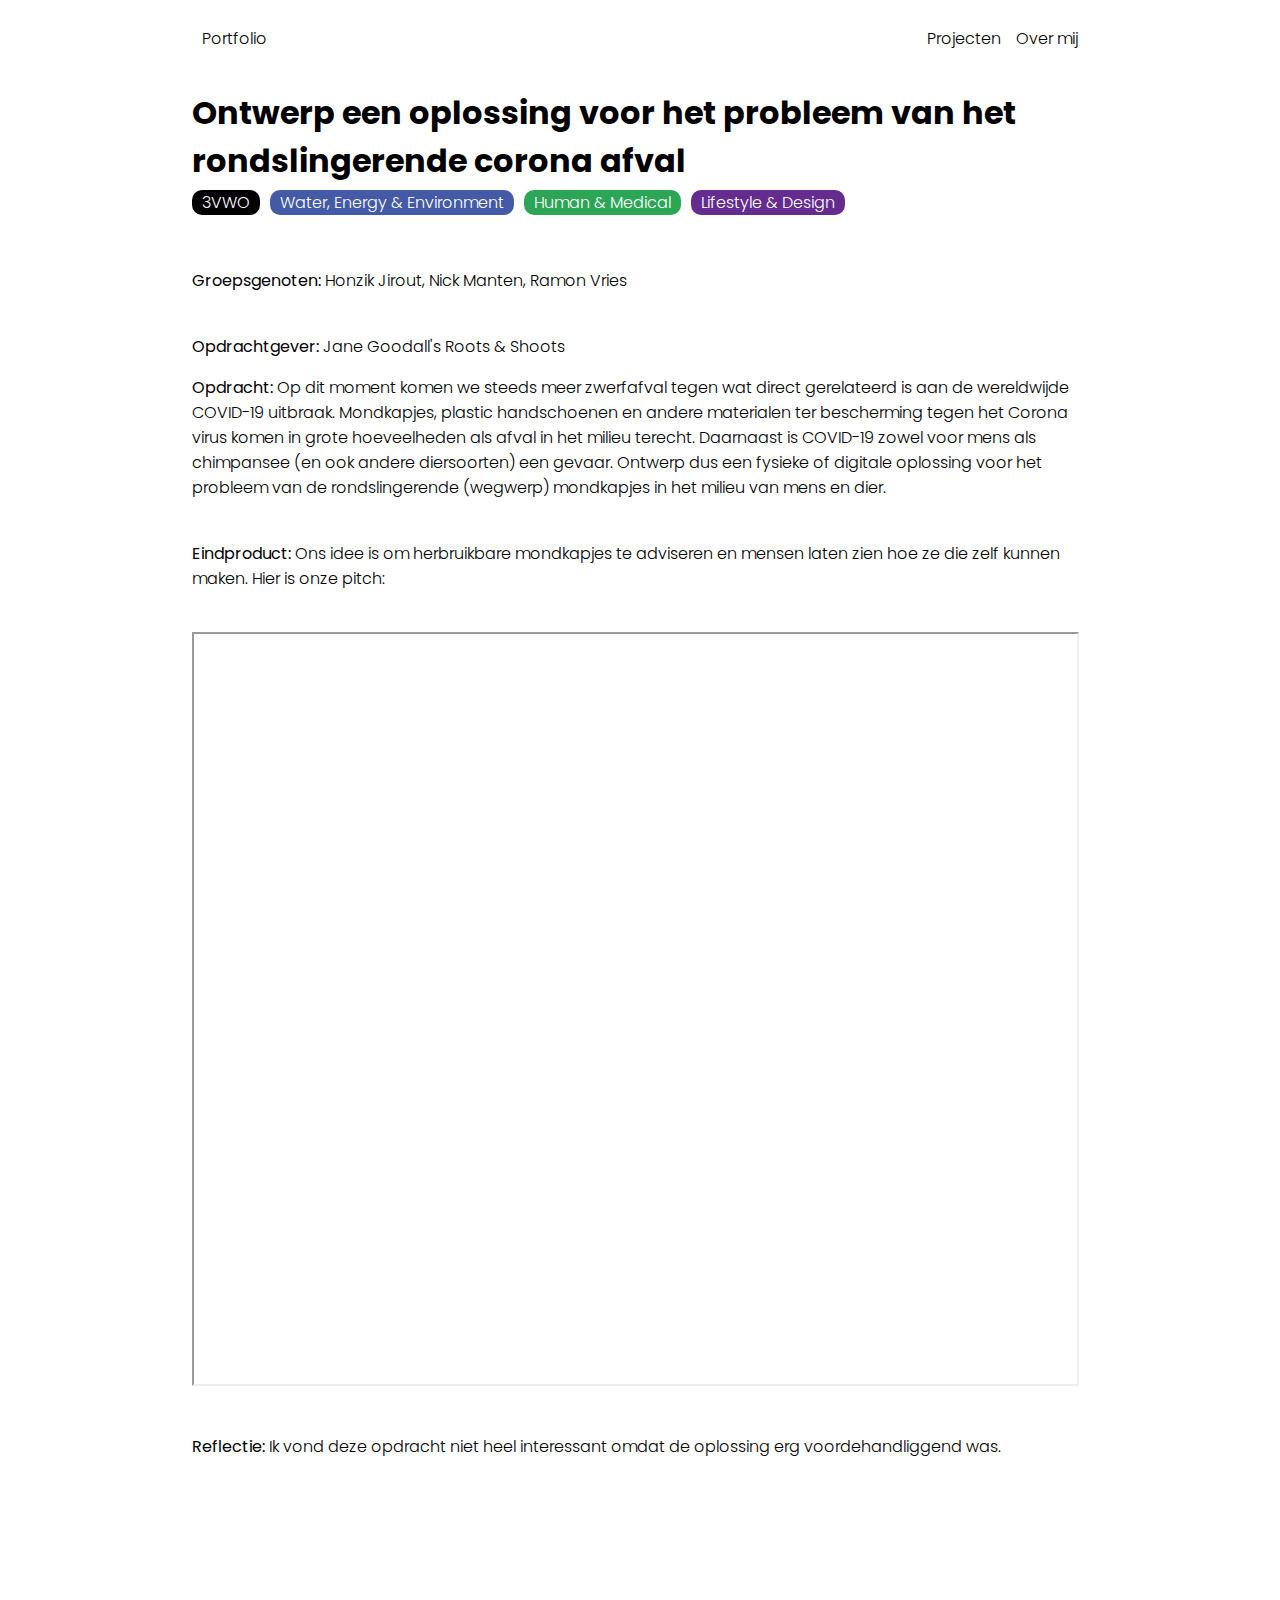
<file: projects/jane.html>
<!DOCTYPE html>
<html>

<head>
  <meta charset="utf-8">
  <meta name="viewport" content="width=device-width">
  <title>Portfolio</title>
  <link href="../style.css" rel="stylesheet" type="text/css" />
  <link rel="preconnect" href="https://fonts.googleapis.com">
  <link rel="preconnect" href="https://fonts.gstatic.com" crossorigin>
  <link href="https://fonts.googleapis.com/css2?family=Poppins:wght@300;400&display=swap" rel="stylesheet">
</head>

<body>
  <div id="nav">
    <a href="../index.html">Portfolio</a>
    <a href="../index.html#projectentitle" style="margin-left:auto;margin-right:15px;">Projecten</a>
    <a href="../index.html#overmijtitle" style="margin-right:0;">Over mij</a>
  </div>

  <h1>Ontwerp een oplossing voor het probleem van het rondslingerende corona afval</h1>

  <div class="tags" style="display: flex;">
    <p
      style="background-color:black;color:white;width:auto;border-radius:10px;padding-left:10px;padding-right:10px;margin-top:3px;margin-bottom:3px;margin-right:10px;">
      3VWO</p>
    <p
      style="background-color:#445aa7;color:white;width:auto;border-radius:10px;padding-left:10px;padding-right:10px;margin-top:3px;margin-bottom:3px;margin-right:10px;">
      Water, Energy & Environment</p>
    <p
      style="background-color:#2ca556;color:white;width:auto;border-radius:10px;padding-left:10px;padding-right:10px;margin-top:3px;margin-bottom:3px;margin-right:10px;">
      Human & Medical </p>
    <p
      style="background-color:#642c8f;color:white;width:auto;border-radius:10px;padding-left:10px;padding-right:10px;margin-top:3px;margin-bottom:3px;margin-right:10px;">
      Lifestyle & Design </p>
  </div>

  <p><b>Groepsgenoten:</b> Honzik Jirout, Nick Manten, Ramon Vries<br><br></p>

  <p><b>Opdrachtgever:</b> Jane Goodall's Roots & Shoots</p>

  <p><b>Opdracht:</b> Op dit moment komen we steeds meer zwerfafval tegen wat direct gerelateerd is aan de wereldwijde
    COVID-19 uitbraak. Mondkapjes, plastic handschoenen en andere materialen ter bescherming tegen het Corona virus
    komen in grote hoeveelheden als afval in het milieu terecht. Daarnaast is COVID-19 zowel voor mens als chimpansee
    (en ook andere diersoorten) een gevaar. Ontwerp dus een fysieke of digitale oplossing voor het probleem van de
    rondslingerende (wegwerp) mondkapjes in het milieu van mens en dier.<br><br></p>

  <p><b>Eindproduct:</b> Ons idee is om herbruikbare mondkapjes te adviseren en mensen laten zien hoe ze die zelf kunnen
    maken. Hier is onze pitch:<br><br></p>

  <iframe style="width:69vw;" src="../annex/jane.pdf" width="1920" height="750"></iframe>

  <p><br><b>Reflectie:</b> Ik vond deze opdracht niet heel interessant omdat de oplossing erg voordehandliggend
    was.<br><br></p>

  <footer></footer>

</body>

</html>
</file>
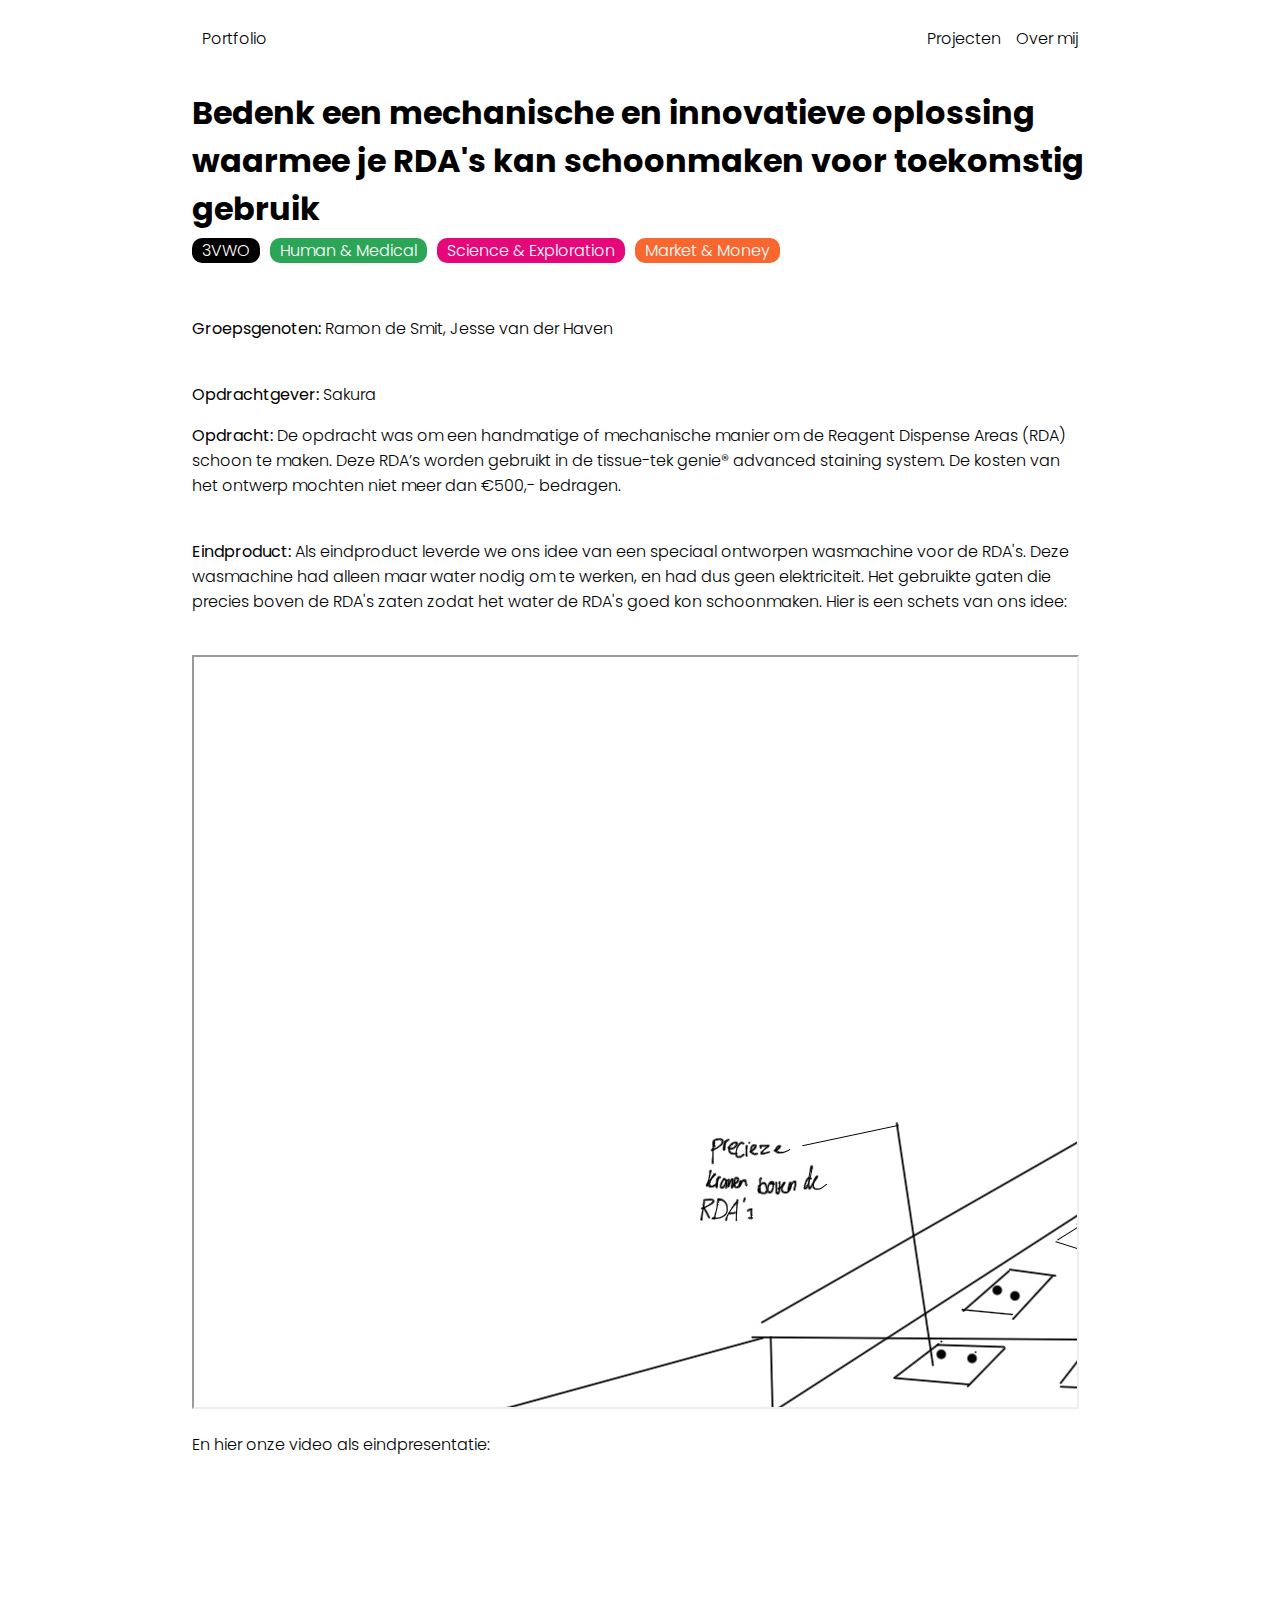
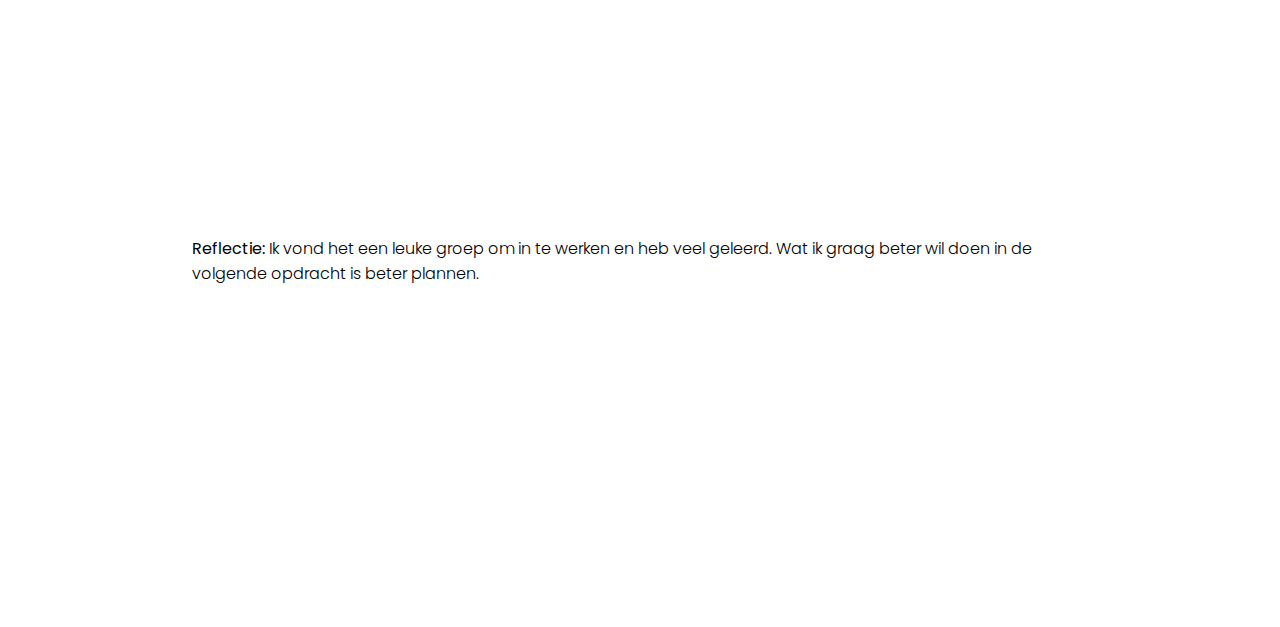
<file: projects/sakura.html>
<!DOCTYPE html>
<html>

<head>
  <meta charset="utf-8">
  <meta name="viewport" content="width=device-width">
  <title>Portfolio</title>
  <link href="../style.css" rel="stylesheet" type="text/css" />
  <link rel="preconnect" href="https://fonts.googleapis.com">
  <link rel="preconnect" href="https://fonts.gstatic.com" crossorigin>
  <link href="https://fonts.googleapis.com/css2?family=Poppins:wght@300;400&display=swap" rel="stylesheet">
</head>

<body>
  <div id="nav">
    <a href="../index.html">Portfolio</a>
    <a href="../index.html#projectentitle" style="margin-left:auto;margin-right:15px;">Projecten</a>
    <a href="../index.html#overmijtitle" style="margin-right:0;">Over mij</a>
  </div>

  <h1>Bedenk een mechanische en innovatieve oplossing waarmee je RDA's kan schoonmaken voor toekomstig gebruik</h1>

  <div class="tags" style="display: flex;">
    <p
      style="background-color:black;color:white;width:auto;border-radius:10px;padding-left:10px;padding-right:10px;margin-top:3px;margin-bottom:3px;margin-right:10px;">
      3VWO</p>
    <p
      style="background-color:#2ca556;color:white;width:auto;border-radius:10px;padding-left:10px;padding-right:10px;margin-top:3px;margin-bottom:3px;margin-right:10px;">
      Human & Medical </p>
    <p
      style="background-color:#e5087a;color:white;width:auto;border-radius:10px;padding-left:10px;padding-right:10px;margin-top:3px;margin-bottom:3px;margin-right:10px;">
      Science & Exploration </p>
    <p
      style="background-color:#f86730;color:white;width:auto;border-radius:10px;padding-left:10px;padding-right:10px;margin-top:3px;margin-bottom:3px;margin-right:10px;">
      Market & Money </p>
  </div>

  <p><b>Groepsgenoten:</b> Ramon de Smit, Jesse van der Haven<br><br></p>

  <p><b>Opdrachtgever:</b> Sakura</p>

  <p><b>Opdracht:</b> De opdracht was om een handmatige of mechanische manier om de Reagent Dispense Areas (RDA) schoon
    te maken. Deze RDA’s worden gebruikt in de tissue-tek genie® advanced staining system. De kosten van het ontwerp
    mochten niet meer dan €500,- bedragen.<br><br></p>

  <p><b>Eindproduct:</b> Als eindproduct leverde we ons idee van een speciaal ontworpen wasmachine voor de RDA's. Deze
    wasmachine had alleen maar water nodig om te werken, en had dus geen elektriciteit. Het gebruikte gaten die precies
    boven de RDA's zaten zodat het water de RDA's goed kon schoonmaken. Hier is een schets van ons idee:<br><br></p>

  <iframe style="width:69vw;" src="../annex/sakurasketch.jpg" width="1920" height="750"></iframe>

  <p>En hier onze video als eindpresentatie:</p>

  <iframe width="560" height="315" src="https://www.youtube.com/embed/B3GqSj_EAzg?si=WaDNyBGBB_BGKBbj"
    title="YouTube video player" frameborder="0"
    allow="accelerometer; autoplay; clipboard-write; encrypted-media; gyroscope; picture-in-picture; web-share"
    allowfullscreen></iframe>

  <p><br><b>Reflectie:</b> Ik vond het een leuke groep om in te werken en heb veel geleerd. Wat ik graag beter wil doen
    in de volgende opdracht is beter plannen.<br><br></p>

  <footer></footer>

</body>

</html>
</file>
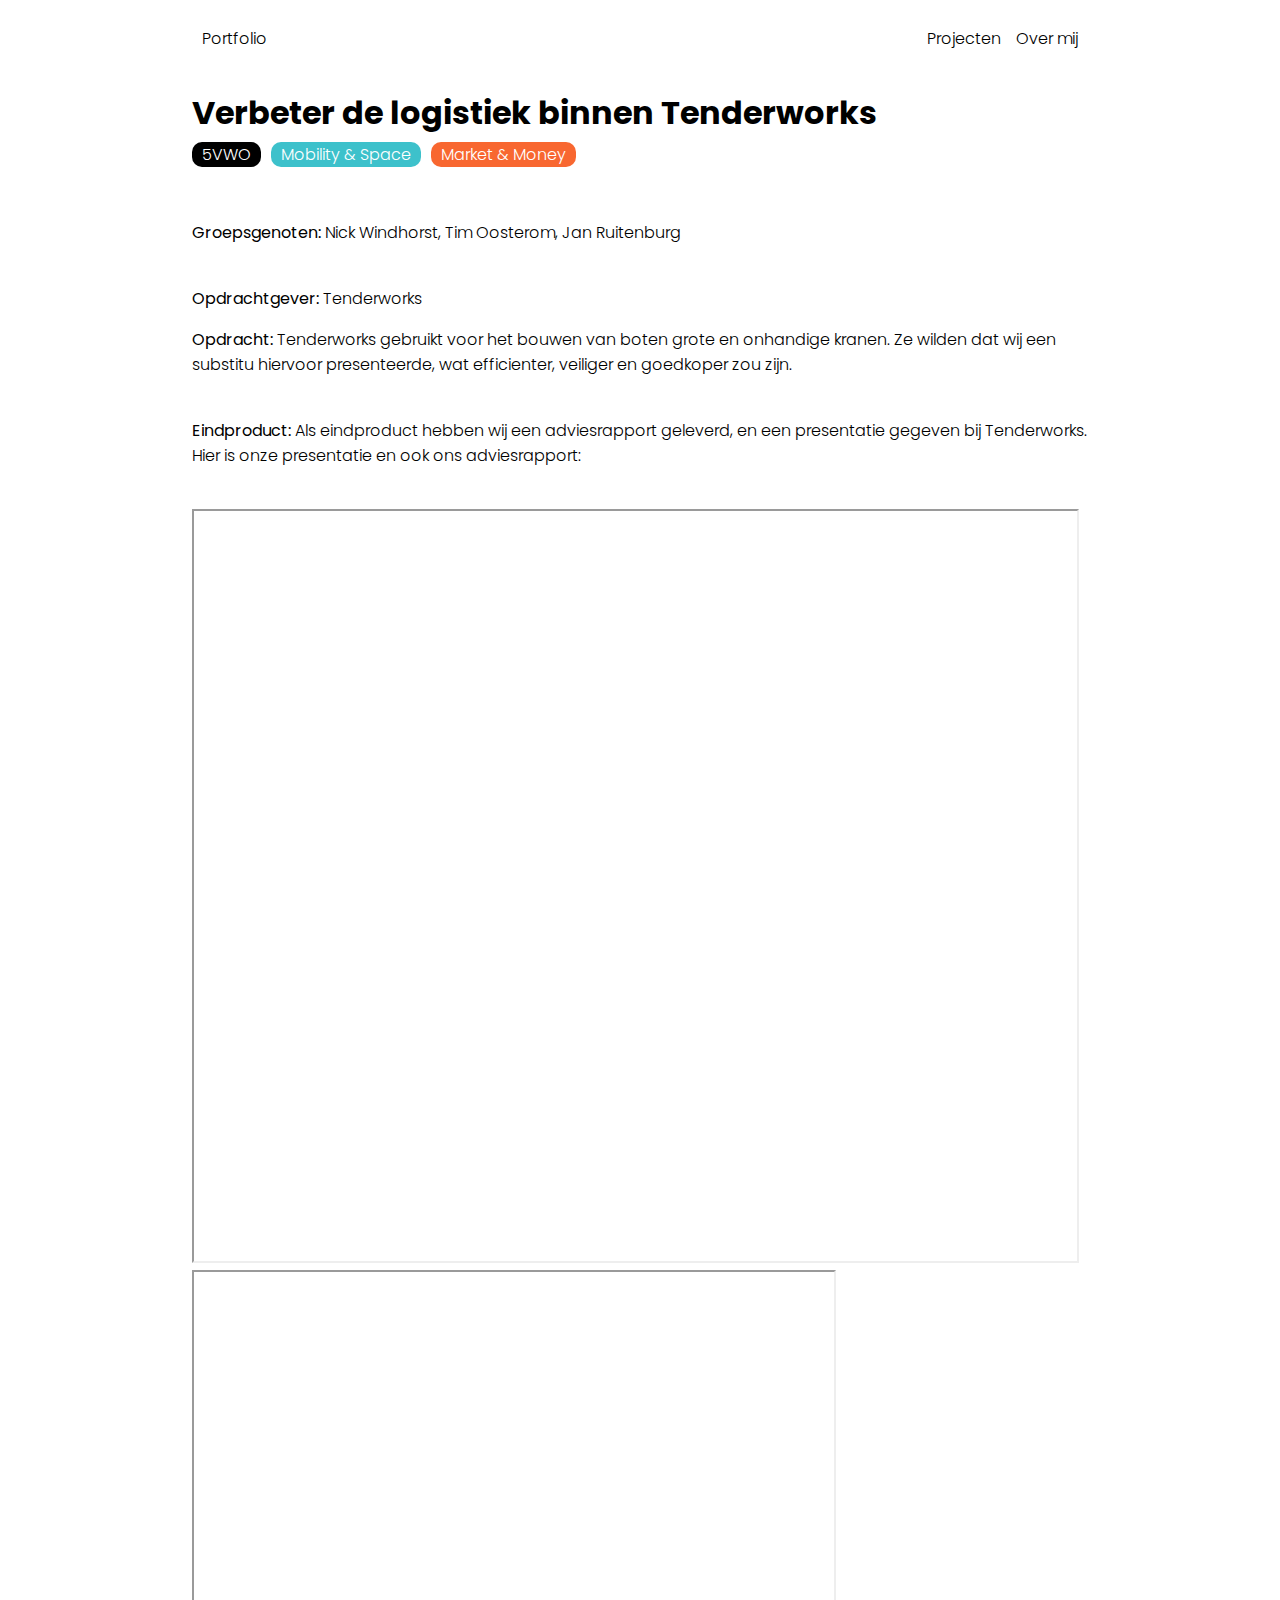
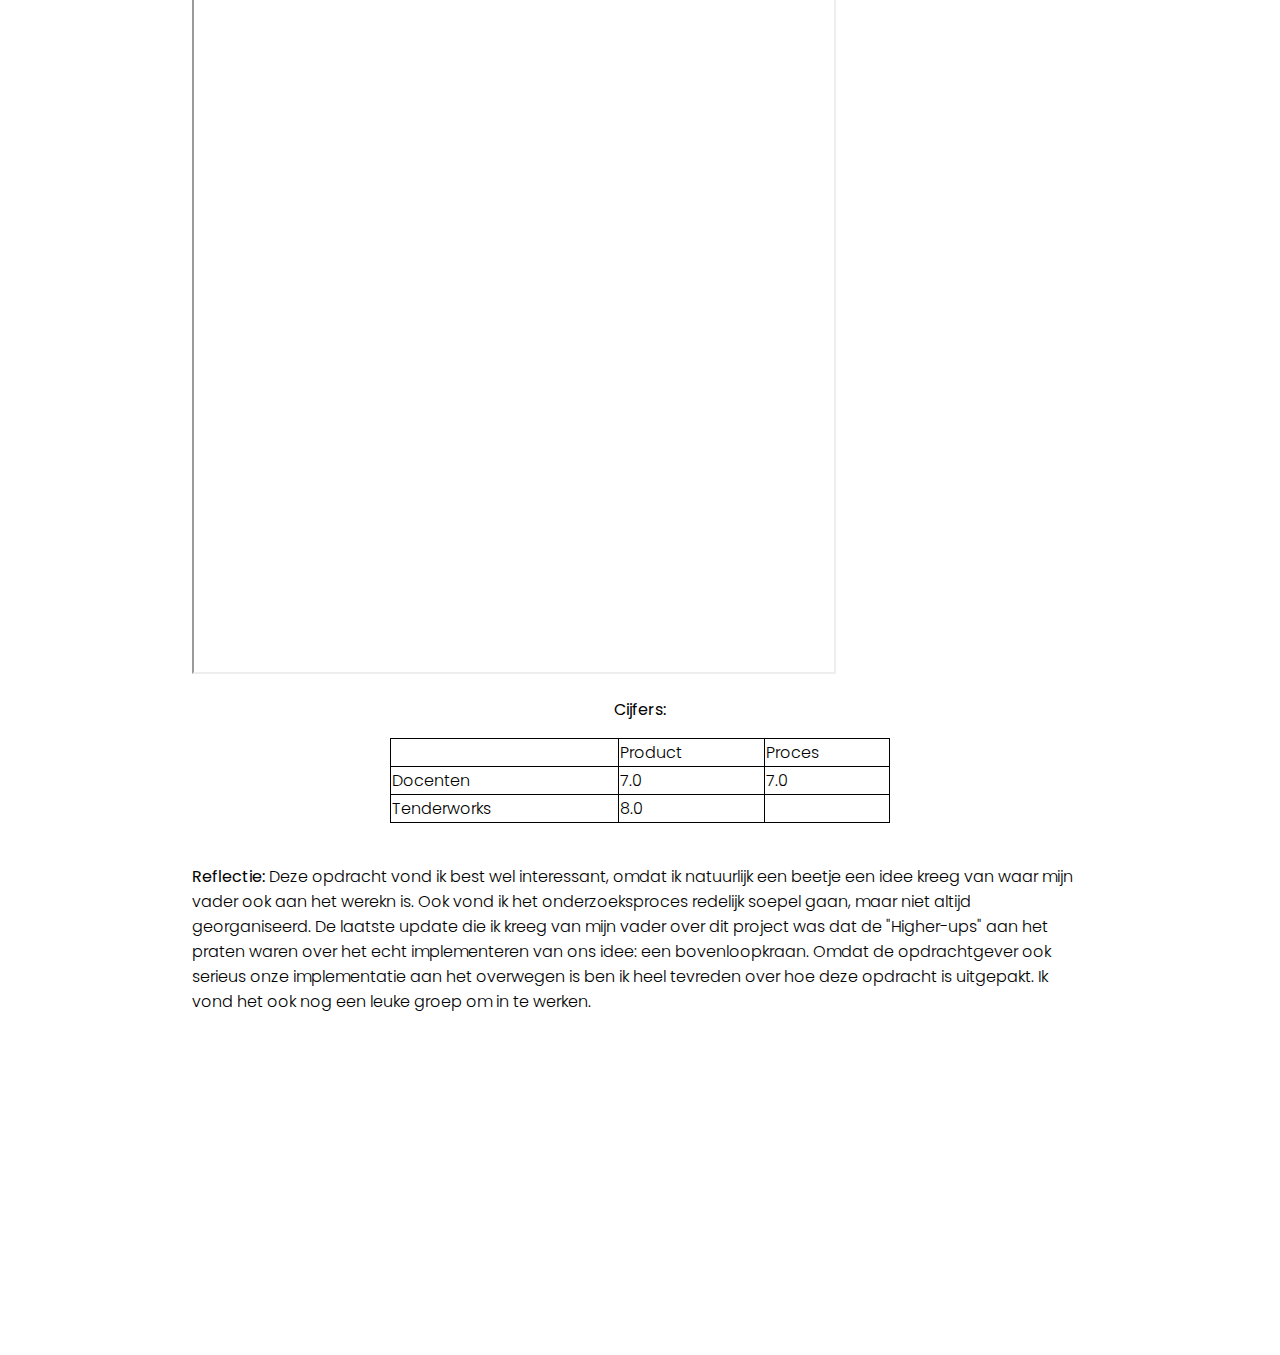
<file: projects/tenderworks.html>
<!DOCTYPE html>
<html>

<head>
  <meta charset="utf-8">
  <meta name="viewport" content="width=device-width">
  <title>Portfolio</title>
  <link href="../style.css" rel="stylesheet" type="text/css" />
  <link rel="preconnect" href="https://fonts.googleapis.com">
  <link rel="preconnect" href="https://fonts.gstatic.com" crossorigin>
  <link href="https://fonts.googleapis.com/css2?family=Poppins:wght@300;400&display=swap" rel="stylesheet">
</head>

<body>
  <div id="nav">
    <a href="../index.html">Portfolio</a>
    <a href="../index.html#projectentitle" style="margin-left:auto;margin-right:15px;">Projecten</a>
    <a href="../index.html#overmijtitle" style="margin-right:0;">Over mij</a>
  </div>

  <h1>Verbeter de logistiek binnen Tenderworks</h1>

  <div class="tags" style="display: flex;">
    <p
      style="background-color:black;color:white;width:auto;border-radius:10px;padding-left:10px;padding-right:10px;margin-top:3px;margin-bottom:3px;margin-right:10px;">
      5VWO</p>
    <p
      style="background-color:#3dc1cb;color:white;width:auto;border-radius:10px;padding-left:10px;padding-right:10px;margin-top:3px;margin-bottom:3px;margin-right:10px;">
      Mobility & Space</p>
    <p
      style="background-color:#f86730;color:white;width:auto;border-radius:10px;padding-left:10px;padding-right:10px;margin-top:3px;margin-bottom:3px;">
      Market & Money</p>
  </div>

  <p><b>Groepsgenoten:</b> Nick Windhorst, Tim Oosterom, Jan Ruitenburg<br><br></p>

  <p><b>Opdrachtgever:</b> Tenderworks</p>

  <p><b>Opdracht:</b> Tenderworks gebruikt voor het bouwen van boten grote en onhandige kranen. Ze wilden dat wij een
    substitu hiervoor presenteerde, wat efficienter, veiliger en goedkoper zou zijn.<br><br></p>

  <p><b>Eindproduct:</b> Als eindproduct hebben wij een adviesrapport geleverd, en een presentatie gegeven bij
    Tenderworks. Hier is onze presentatie en ook ons adviesrapport:<br><br></p>

  <iframe style="width:69vw;" src="../annex/tenderworkspres.pdf" width="1920" height="750"></iframe>
  <iframe style="width:50vw;" src="../annex/tenderworksdoc.pdf" width="1920" height="1000"></iframe>


  <p align="center"><b>Cijfers:</b></p>

  <table width="500px" align="center" border="1">
    <tr>
      <td></td>
      <td>Product</td>
      <td>Proces</td>
    </tr>
    <tr>
      <td>Docenten</td>
      <td>7.0</td>
      <td>7.0</td>
    </tr>
    <tr>
      <td>Tenderworks</td>
      <td>8.0</td>
      <td></td>
    </tr>
  </table>


  <p><br><b>Reflectie:</b> Deze opdracht vond ik best wel interessant, omdat ik natuurlijk een beetje een idee kreeg van
    waar mijn vader ook aan het werekn is. Ook vond ik het onderzoeksproces redelijk soepel gaan, maar niet altijd
    georganiseerd. De laatste update die ik kreeg van mijn vader over dit project was dat de "Higher-ups" aan het
    praten waren over het echt implementeren van ons idee: een bovenloopkraan. Omdat de opdrachtgever ook serieus onze
    implementatie aan het overwegen is ben ik heel tevreden over hoe deze opdracht is uitgepakt. Ik vond het ook nog een
    leuke groep om in te werken.<br><br></p>

  <footer></footer>

</body>

</html>
</file>
<file: style.css>
html {
  height: 100%;
  width: 100%;
}

#nav {
  padding: 10px;
  height: 40px;
  position: -webkit-sticky;
  position: sticky;
  top: 0;
  align-items: center;
  display: flex;
  background-color: white;
}

body {
  font-family: "Poppins", sans-serif;
  font-weight: 300;
  font-style: normal;
  width: 70vw;
  margin-left: 15vw;
}

a {
  text-decoration: none;
  cursor: pointer;
  color: black;
}

#projecten {
  display: grid;
  grid-template-columns: auto auto auto;
  gap: 30px;
}

.project {
  margin: 0px;
  padding: 5px;
  height: 50vh;
  width: auto;
  background-color: rgba(255, 255, 255, 0.8);
  border-radius: 15px;
  transition: 0.1s;
  background-position: center;
  background-repeat: no-repeat;
  background-size: cover;
  cursor: pointer;
}

.project:hover {
  padding: 0px;
  margin: 5px;
}

.project-title {
  height: 30px;
  width: auto;
  background-color: white;
  color: black;
  font-size: 18px;
  margin-left: -5px;
  margin-right: -5px;
  text-align: center;
}

footer {
  height: 300px;
}

table {
  border: 1px solid black;
  border-collapse: collapse;
}

.tags {
  margin-top: -20px;
  margin-bottom: 50px;
}

.photo-grid {
  display: flex;
  justify-content: center;
  align-items: center;
}
</file>
